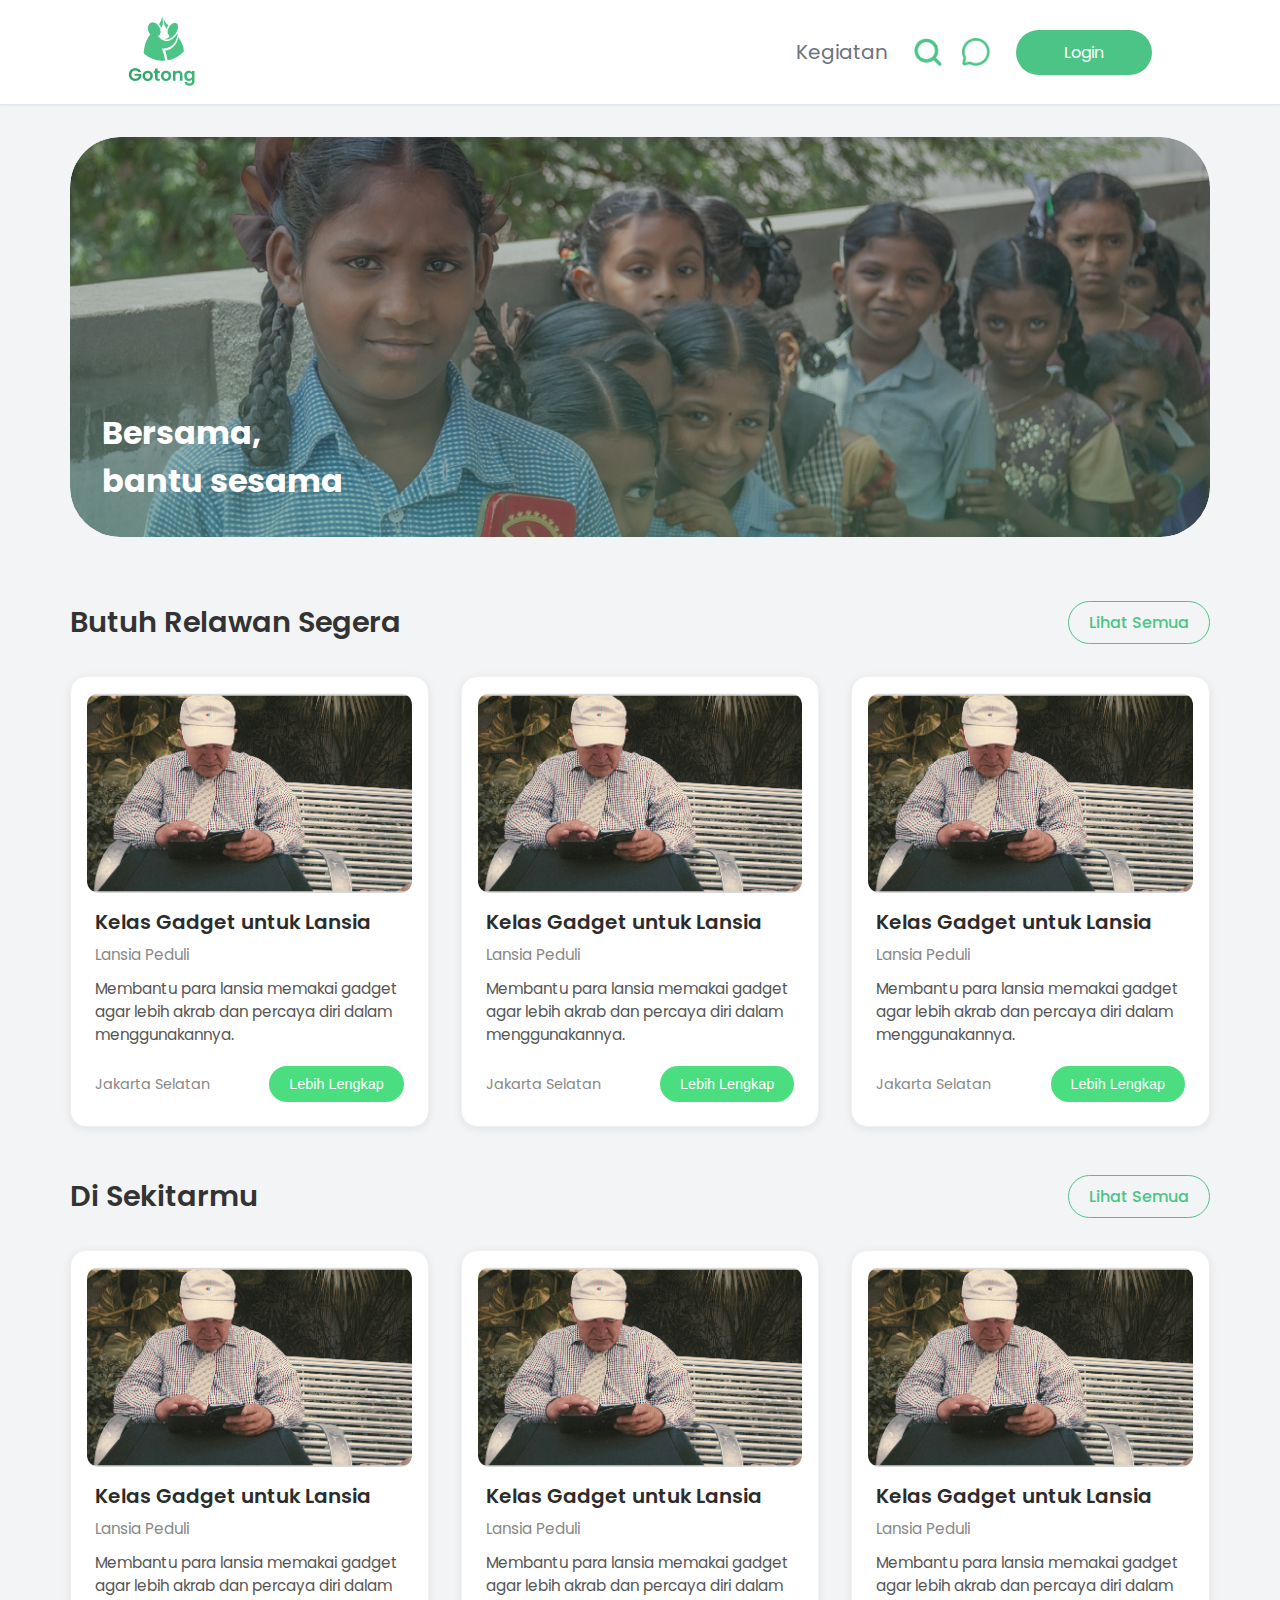
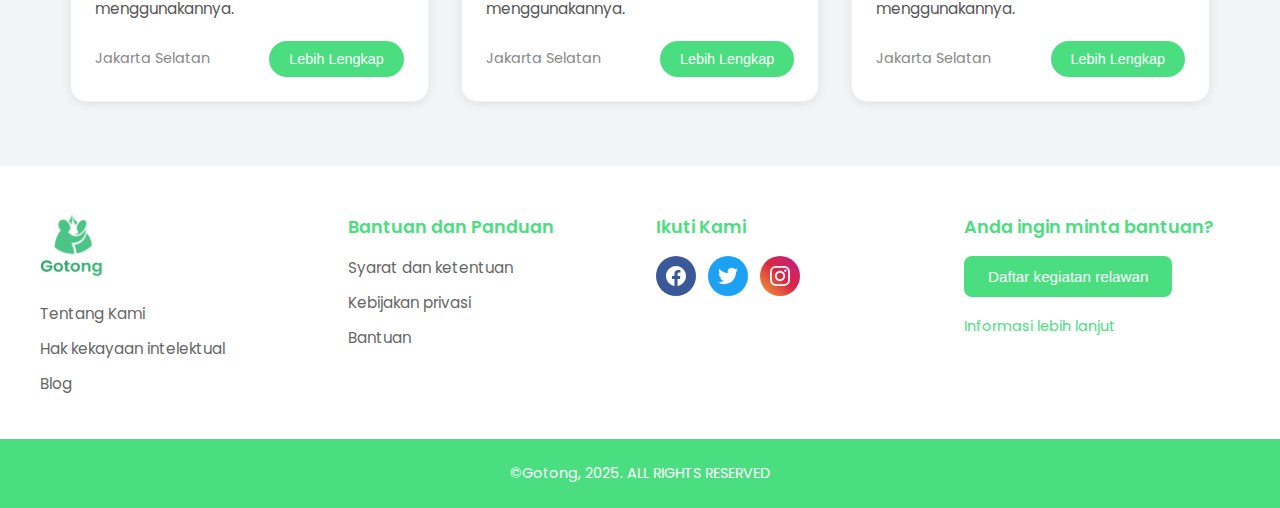
<file: index.html>
<!DOCTYPE html>
<html lang="en">
  <head>
    <meta charset="UTF-8" />
    <meta name="viewport" content="width=device-width, initial-scale=1.0" />
    <title>Home</title>
    <link rel="preconnect" href="https://fonts.googleapis.com" />
    <link rel="preconnect" href="https://fonts.gstatic.com" crossorigin />
    <link
      href="https://fonts.googleapis.com/css2?family=Poppins:ital,wght@0,300;0,400;0,500;0,600;0,700;0,800;0,900;1,300;1,400;1,500;1,600;1,700;1,800;1,900&display=swap"
      rel="stylesheet"
    />
    <link rel="stylesheet" href="./public/css/style.css" />
    <script src="./public/js/global.js"></script>
  </head>
  <body>
    <!-- Header Section -->
    <header class="header">
      <div class="container">
        <div class="contain-header">
          <div class="logo-section">
            <img src="/public/assets/logo.png" alt="Gotong" class="logo" />
          </div>
          <div class="right-section">
            <nav class="nav-section">
              <a href="/kegiatan.html" class="nav-item active">Kegiatan</a>
            </nav>
            <div class="buttons">
              <a href="/kegiatan.html" class="icon-button">
                <img
                  src="/public/assets/search.png"
                  alt="Search"
                  class="icon"
                />
              </a>

              <a href="/chat.html" class="icon-button">
                <img src="/public/assets/chat.png" alt="Chat" class="icon" />
              </a>
            </div>
            <a href="/login.html" class="login-header">Login</a>
          </div>
        </div>
      </div>
    </header>

    <!-- Hero Section -->
    <!-- <section class="hero-section">
      <div class="container">
        <div class="hero-content">
          <h1 class="hero-title">Bersama,</h1>
          <p class="hero-subtitle">bantu sesama</p>
        </div>
      </div>
    </section> -->

    <div class="slider-jumbotron">
      <div class="container">
        <div class="over-lay">
          <h1>
            Bersama,<br />
            bantu sesama
          </h1>
        </div>
        <section class="img-slider">
          <div class="slider-container">
            <div class="slide">
              <img src="./public/assets/hero.png" />
            </div>

            <div class="slide">
              <img src="./public/assets/hero.png" />
            </div>

            <div class="slide">
              <img src="./public/assets/hero.png" />
            </div>
          </div>
        </section>
      </div>
    </div>

    <!-- Main Content -->
    <main class="main-content">
      <!-- Butuh Relawan Segera Section -->
      <div class="container">
        <section class="section-container">
          <div class="section-header">
            <h2 class="section-title">Butuh Relawan Segera</h2>
            <a href="/kegiatan.html" class="view-more-link">Lihat Semua</a>
          </div>
          <div class="cards-grid">
            <a href="program-detail.html" class="card-item">
              <div class="card-image">
                <img
                  src="/public/assets/kelas-lansia.png"
                  alt="Kelas Gadget untuk Lansia"
                />
              </div>
              <div class="card-content">
                <h3 class="card-title">Kelas Gadget untuk Lansia</h3>
                <p class="card-subtitle">Lansia Peduli</p>
                <p class="card-description">
                  Membantu para lansia memakai gadget agar lebih akrab dan
                  percaya diri dalam menggunakannya.
                </p>
                <div class="card-footer">
                  <div class="card-location">
                    
                    <span>Jakarta Selatan</span>
                  </div>
                  <button class="donate-button">Lebih Lengkap</button>
                </div>
              </div>
            </a>
            <div class="card-item">
              <div class="card-image">
                <img
                  src="/public/assets/kelas-lansia.png"
                  alt="Kelas Gadget untuk Lansia"
                />
              </div>
              <div class="card-content">
                <h3 class="card-title">Kelas Gadget untuk Lansia</h3>
                <p class="card-subtitle">Lansia Peduli</p>
                <p class="card-description">
                  Membantu para lansia memakai gadget agar lebih akrab dan
                  percaya diri dalam menggunakannya.
                </p>
                <div class="card-footer">
                  <div class="card-location">
                    
                    <span>Jakarta Selatan</span>
                  </div>
                  <button class="donate-button">Lebih Lengkap</button>
                </div>
              </div>
            </div>
            <div class="card-item">
              <div class="card-image">
                <img
                  src="/public/assets/kelas-lansia.png"
                  alt="Kelas Gadget untuk Lansia"
                />
              </div>
              <div class="card-content">
                <h3 class="card-title">Kelas Gadget untuk Lansia</h3>
                <p class="card-subtitle">Lansia Peduli</p>
                <p class="card-description">
                  Membantu para lansia memakai gadget agar lebih akrab dan
                  percaya diri dalam menggunakannya.
                </p>
                <div class="card-footer">
                  <div class="card-location">
                    
                    <span>Jakarta Selatan</span>
                  </div>
                  <button class="donate-button">Lebih Lengkap</button>
                </div>
              </div>
            </div>
          </div>
        </section>

        <!-- Di Sekitarmu Section -->
        <section class="section-container">
          <div class="section-header">
            <h2 class="section-title">Di Sekitarmu</h2>
            <a href="#" class="view-more-link">Lihat Semua</a>
          </div>
          <div class="cards-grid">
            <div class="card-item">
              <div class="card-image">
                <img
                  src="/public/assets/kelas-lansia.png"
                  alt="Kelas Gadget untuk Lansia"
                />
              </div>
              <div class="card-content">
                <h3 class="card-title">Kelas Gadget untuk Lansia</h3>
                <p class="card-subtitle">Lansia Peduli</p>
                <p class="card-description">
                  Membantu para lansia memakai gadget agar lebih akrab dan
                  percaya diri dalam menggunakannya.
                </p>
                <div class="card-footer">
                  <div class="card-location">
                    
                    <span>Jakarta Selatan</span>
                  </div>
                  <button class="donate-button">Lebih Lengkap</button>
                </div>
              </div>
            </div>
            <div class="card-item">
              <div class="card-image">
                <img
                  src="/public/assets/kelas-lansia.png"
                  alt="Kelas Gadget untuk Lansia"
                />
              </div>
              <div class="card-content">
                <h3 class="card-title">Kelas Gadget untuk Lansia</h3>
                <p class="card-subtitle">Lansia Peduli</p>
                <p class="card-description">
                  Membantu para lansia memakai gadget agar lebih akrab dan
                  percaya diri dalam menggunakannya.
                </p>
                <div class="card-footer">
                  <div class="card-location">
                    
                    <span>Jakarta Selatan</span>
                  </div>
                  <button class="donate-button">Lebih Lengkap</button>
                </div>
              </div>
            </div>
            <div class="card-item">
              <div class="card-image">
                <img
                  src="/public/assets/kelas-lansia.png"
                  alt="Kelas Gadget untuk Lansia"
                />
              </div>
              <div class="card-content">
                <h3 class="card-title">Kelas Gadget untuk Lansia</h3>
                <p class="card-subtitle">Lansia Peduli</p>
                <p class="card-description">
                  Membantu para lansia memakai gadget agar lebih akrab dan
                  percaya diri dalam menggunakannya.
                </p>
                <div class="card-footer">
                  <div class="card-location">
                    
                    <span>Jakarta Selatan</span>
                  </div>
                  <button class="donate-button">Lebih Lengkap</button>
                </div>
              </div>
            </div>
          </div>
        </section>
      </div>
    </main>

    <!-- Footer Section -->
    <footer class="footer-section">
      <div class="footer-content">
        <div class="footer-column">
          <div class="footer-logo">
            <img
              src="./public/assets/logo.png"
              alt="Gotong Logo"
              class="logo-icon"
            />
          </div>
          <a href="#" class="footer-link">Tentang Kami</a>
          <a href="#" class="footer-link">Hak kekayaan intelektual</a>
          <a href="#" class="footer-link">Blog</a>
        </div>
        <div class="footer-column">
          <h3 class="footer-title">Bantuan dan Panduan</h3>
          <a href="#" class="footer-link">Syarat dan ketentuan</a>
          <a href="#" class="footer-link">Kebijakan privasi</a>
          <a href="#" class="footer-link">Bantuan</a>
        </div>
        <div class="footer-column">
          <h3 class="footer-title">Ikuti Kami</h3>
          <div class="social-links">
            <a href="#" class="social-link facebook">
              <svg class="social-icon" viewBox="0 0 24 24">
                <path
                  d="M24 12.073c0-6.627-5.373-12-12-12s-12 5.373-12 12c0 5.99 4.388 10.954 10.125 11.854v-8.385H7.078v-3.47h3.047V9.43c0-3.007 1.792-4.669 4.533-4.669 1.312 0 2.686.235 2.686.235v2.953H15.83c-1.491 0-1.956.925-1.956 1.874v2.25h3.328l-.532 3.47h-2.796v8.385C19.612 23.027 24 18.062 24 12.073z"
                />
              </svg>
            </a>
            <a href="#" class="social-link twitter">
              <svg class="social-icon" viewBox="0 0 24 24">
                <path
                  d="M23.953 4.57a10 10 0 01-2.825.775 4.958 4.958 0 002.163-2.723c-.951.555-2.005.959-3.127 1.184a4.92 4.92 0 00-8.384 4.482C7.69 8.095 4.067 6.13 1.64 3.162a4.822 4.822 0 00-.666 2.475c0 1.71.87 3.213 2.188 4.096a4.904 4.904 0 01-2.228-.616v.06a4.923 4.923 0 003.946 4.827 4.996 4.996 0 01-2.212.085 4.936 4.936 0 004.604 3.417 9.867 9.867 0 01-6.102 2.105c-.39 0-.779-.023-1.17-.067a13.995 13.995 0 007.557 2.209c9.053 0 13.998-7.496 13.998-13.985 0-.21 0-.42-.015-.63A9.935 9.935 0 0024 4.59z"
                />
              </svg>
            </a>
            <a href="#" class="social-link instagram">
              <svg class="social-icon" viewBox="0 0 24 24">
                <path
                  d="M12 2.163c3.204 0 3.584.012 4.85.07 3.252.148 4.771 1.691 4.919 4.919.058 1.265.069 1.645.069 4.849 0 3.205-.012 3.584-.069 4.849-.149 3.225-1.664 4.771-4.919 4.919-1.266.058-1.644.07-4.85.07-3.204 0-3.584-.012-4.849-.07-3.26-.149-4.771-1.699-4.919-4.92-.058-1.265-.07-1.644-.07-4.849 0-3.204.013-3.583.07-4.849.149-3.227 1.664-4.771 4.919-4.919 1.266-.057 1.645-.069 4.849-.069zm0-2.163c-3.259 0-3.667.014-4.947.072-4.358.2-6.78 2.618-6.98 6.98-.059 1.281-.073 1.689-.073 4.948 0 3.259.014 3.668.072 4.948.2 4.358 2.618 6.78 6.98 6.98 1.281.058 1.689.072 4.948.072 3.259 0 3.668-.014 4.948-.072 4.354-.2 6.782-2.618 6.979-6.98.059-1.28.073-1.689.073-4.948 0-3.259-.014-3.667-.072-4.947-.196-4.354-2.617-6.78-6.979-6.98-1.281-.059-1.69-.073-4.949-.073zm0 5.838c-3.403 0-6.162 2.759-6.162 6.162s2.759 6.163 6.162 6.163 6.162-2.759 6.162-6.163c0-3.403-2.759-6.162-6.162-6.162zm0 10.162c-2.209 0-4-1.79-4-4 0-2.209 1.791-4 4-4s4 1.791 4 4c0 2.21-1.791 4-4 4zm6.406-11.845c-.796 0-1.441.645-1.441 1.44s.645 1.44 1.441 1.44c.795 0 1.439-.645 1.439-1.44s-.644-1.44-1.439-1.44z"
                />
              </svg>
            </a>
          </div>
        </div>
        <div class="footer-column">
          <h3 class="footer-title">Anda ingin minta bantuan?</h3>
          <button class="cta-button">Daftar kegiatan relawan</button>
          <a href="#" class="info-link">Informasi lebih lanjut</a>
        </div>
      </div>
      <div class="footer-bottom">
        <p>©Gotong, 2025. ALL RIGHTS RESERVED</p>
      </div>
    </footer>
  </body>
</html>
</file>
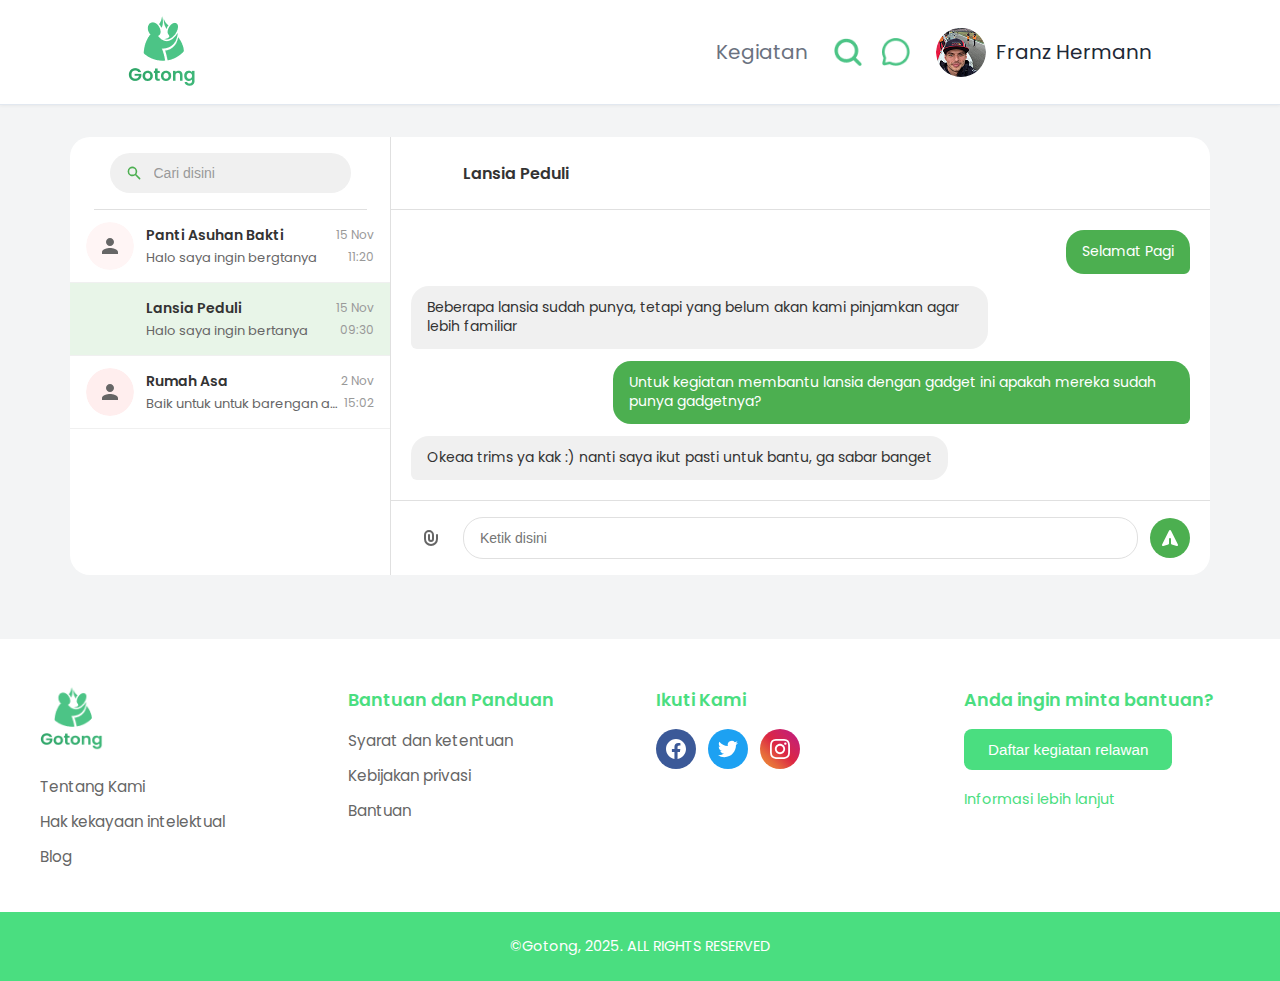
<file: chat.html>
<!DOCTYPE html>
<html lang="en">
  <head>
    <meta charset="UTF-8" />
    <meta name="viewport" content="width=device-width, initial-scale=1.0" />
    <title>Chat</title>
    <link rel="preconnect" href="https://fonts.googleapis.com" />
    <link rel="preconnect" href="https://fonts.gstatic.com" crossorigin />
    <link
      href="https://fonts.googleapis.com/css2?family=Poppins:ital,wght@0,300;0,400;0,500;0,600;0,700;0,800;0,900;1,300;1,400;1,500;1,600;1,700;1,800;1,900&display=swap"
      rel="stylesheet"
    />
    <link rel="stylesheet" href="./public/css/style.css" />
    <script src="./public/js/global.js"></script>
  </head>
  <body>
    <!-- Header Section -->
    <header class="header">
      <div class="container">
        <div class="contain-header">
          <div class="logo-section">
            <img src="/public/assets/logo.png" alt="Gotong" class="logo" />
          </div>
          <div class="right-section">
            <nav class="nav-section">
              <a href="/kegiatan.html" class="nav-item active">Kegiatan</a>
            </nav>
            <div class="buttons">
              <a href="/kegiatan.html" class="icon-button">
                <img
                  src="/public/assets/search.png"
                  alt="Search"
                  class="icon"
                />
              </a>

              <a href="/chat.html" class="icon-button">
                <img src="/public/assets/chat.png" alt="Chat" class="icon" />
              </a>
            </div>
            <a class="user-profile" href="#">
              <img
                src="/public/assets/franz.png"
                alt="Franz Hermann"
                class="user-avatar"
              />
              <span class="user-name">Franz Hermann</span>
            </a>
          </div>
        </div>
      </div>
    </header>

    <section class="chat-section">
      <div class="container">
        <div class="chat-box">
          <div class="sidebar">
            <div class="search-container">
              <div class="search-box">
                <svg
                  class="search-icon"
                  fill="currentColor"
                  viewBox="0 0 20 20"
                >
                  <path
                    fill-rule="evenodd"
                    d="M8 4a4 4 0 100 8 4 4 0 000-8zM2 8a6 6 0 1110.89 3.476l4.817 4.817a1 1 0 01-1.414 1.414l-4.816-4.816A6 6 0 012 8z"
                    clip-rule="evenodd"
                  ></path>
                </svg>
                <input
                  type="text"
                  class="search-input"
                  placeholder="Cari disini"
                />
              </div>
            </div>

            <div class="contacts-list">
              <div class="contact-item">
                <div
                  class="avatar"
                  style="
                    background-image: url('[data-uri]');
                  "
                ></div>
                <div class="contact-info">
                  <div class="contact-name">Panti Asuhan Bakti</div>
                  <div class="contact-message">Halo saya ingin bergtanya</div>
                </div>
                <div class="contact-meta">
                  <div class="contact-time">15 Nov</div>
                  <div>11:20</div>
                </div>
              </div>

              <div class="contact-item active">
                <div
                  class="avatar"
                  style="
                    background-image: url('[data-uri]');
                  "
                ></div>
                <div class="contact-info">
                  <div class="contact-name">Lansia Peduli</div>
                  <div class="contact-message">Halo saya ingin bertanya</div>
                </div>
                <div class="contact-meta">
                  <div class="contact-time">15 Nov</div>
                  <div>09:30</div>
                </div>
              </div>

              <div class="contact-item">
                <div
                  class="avatar"
                  style="
                    background-image: url('[data-uri]');
                  "
                ></div>
                <div class="contact-info">
                  <div class="contact-name">Rumah Asa</div>
                  <div class="contact-message">
                    Baik untuk untuk barengan atau individu...
                  </div>
                </div>
                <div class="contact-meta">
                  <div class="contact-time">2 Nov</div>
                  <div>15:02</div>
                </div>
              </div>
            </div>
          </div>

          <div class="main-chat">
            <div class="chat-header">
              <div
                class="chat-avatar"
                style="
                  background-image: url('[data-uri]');
                "
              ></div>
              <div class="chat-name">Lansia Peduli</div>
            </div>

            <div class="chat-messages">
              <div class="message sent">Selamat Pagi</div>
              <div class="message received">
                Beberapa lansia sudah punya, tetapi yang belum akan kami
                pinjamkan agar lebih familiar
              </div>
              <div class="message sent">
                Untuk kegiatan membantu lansia dengan gadget ini apakah mereka
                sudah punya gadgetnya?
              </div>
              <div class="message received">
                Okeaa trims ya kak :) nanti saya ikut pasti untuk bantu, ga
                sabar banget
              </div>
            </div>

            <div class="message-input-container">
              <button class="attach-button">
                <svg width="20" height="20" fill="#666" viewBox="0 0 20 20">
                  <path
                    fill-rule="evenodd"
                    d="M8 4a3 3 0 00-3 3v4a5 5 0 0010 0V7a1 1 0 112 0v4a7 7 0 11-14 0V7a5 5 0 1110 0v4a3 3 0 11-6 0V7a1 1 0 012 0v4a1 1 0 102 0V7a3 3 0 00-3-3z"
                    clip-rule="evenodd"
                  ></path>
                </svg>
              </button>
              <input
                type="text"
                class="message-input"
                placeholder="Ketik disini"
              />
              <button class="send-button">
                <svg width="20" height="20" fill="white" viewBox="0 0 20 20">
                  <path
                    d="M10.894 2.553a1 1 0 00-1.788 0l-7 14a1 1 0 001.169 1.409l5-1.429A1 1 0 009 15.571V11a1 1 0 112 0v4.571a1 1 0 00.725.962l5 1.428a1 1 0 001.17-1.408l-7-14z"
                  ></path>
                </svg>
              </button>
            </div>
          </div>
        </div>
      </div>
    </section>

    <!-- Footer Section -->
    <footer class="footer-section">
      <div class="footer-content">
        <div class="footer-column">
          <div class="footer-logo">
            <img
              src="./public/assets/logo.png"
              alt="Gotong Logo"
              class="logo-icon"
            />
          </div>
          <a href="#" class="footer-link">Tentang Kami</a>
          <a href="#" class="footer-link">Hak kekayaan intelektual</a>
          <a href="#" class="footer-link">Blog</a>
        </div>
        <div class="footer-column">
          <h3 class="footer-title">Bantuan dan Panduan</h3>
          <a href="#" class="footer-link">Syarat dan ketentuan</a>
          <a href="#" class="footer-link">Kebijakan privasi</a>
          <a href="#" class="footer-link">Bantuan</a>
        </div>
        <div class="footer-column">
          <h3 class="footer-title">Ikuti Kami</h3>
          <div class="social-links">
            <a href="#" class="social-link facebook">
              <svg class="social-icon" viewBox="0 0 24 24">
                <path
                  d="M24 12.073c0-6.627-5.373-12-12-12s-12 5.373-12 12c0 5.99 4.388 10.954 10.125 11.854v-8.385H7.078v-3.47h3.047V9.43c0-3.007 1.792-4.669 4.533-4.669 1.312 0 2.686.235 2.686.235v2.953H15.83c-1.491 0-1.956.925-1.956 1.874v2.25h3.328l-.532 3.47h-2.796v8.385C19.612 23.027 24 18.062 24 12.073z"
                />
              </svg>
            </a>
            <a href="#" class="social-link twitter">
              <svg class="social-icon" viewBox="0 0 24 24">
                <path
                  d="M23.953 4.57a10 10 0 01-2.825.775 4.958 4.958 0 002.163-2.723c-.951.555-2.005.959-3.127 1.184a4.92 4.92 0 00-8.384 4.482C7.69 8.095 4.067 6.13 1.64 3.162a4.822 4.822 0 00-.666 2.475c0 1.71.87 3.213 2.188 4.096a4.904 4.904 0 01-2.228-.616v.06a4.923 4.923 0 003.946 4.827 4.996 4.996 0 01-2.212.085 4.936 4.936 0 004.604 3.417 9.867 9.867 0 01-6.102 2.105c-.39 0-.779-.023-1.17-.067a13.995 13.995 0 007.557 2.209c9.053 0 13.998-7.496 13.998-13.985 0-.21 0-.42-.015-.63A9.935 9.935 0 0024 4.59z"
                />
              </svg>
            </a>
            <a href="#" class="social-link instagram">
              <svg class="social-icon" viewBox="0 0 24 24">
                <path
                  d="M12 2.163c3.204 0 3.584.012 4.85.07 3.252.148 4.771 1.691 4.919 4.919.058 1.265.069 1.645.069 4.849 0 3.205-.012 3.584-.069 4.849-.149 3.225-1.664 4.771-4.919 4.919-1.266.058-1.644.07-4.85.07-3.204 0-3.584-.012-4.849-.07-3.26-.149-4.771-1.699-4.919-4.92-.058-1.265-.07-1.644-.07-4.849 0-3.204.013-3.583.07-4.849.149-3.227 1.664-4.771 4.919-4.919 1.266-.057 1.645-.069 4.849-.069zm0-2.163c-3.259 0-3.667.014-4.947.072-4.358.2-6.78 2.618-6.98 6.98-.059 1.281-.073 1.689-.073 4.948 0 3.259.014 3.668.072 4.948.2 4.358 2.618 6.78 6.98 6.98 1.281.058 1.689.072 4.948.072 3.259 0 3.668-.014 4.948-.072 4.354-.2 6.782-2.618 6.979-6.98.059-1.28.073-1.689.073-4.948 0-3.259-.014-3.667-.072-4.947-.196-4.354-2.617-6.78-6.979-6.98-1.281-.059-1.69-.073-4.949-.073zm0 5.838c-3.403 0-6.162 2.759-6.162 6.162s2.759 6.163 6.162 6.163 6.162-2.759 6.162-6.163c0-3.403-2.759-6.162-6.162-6.162zm0 10.162c-2.209 0-4-1.79-4-4 0-2.209 1.791-4 4-4s4 1.791 4 4c0 2.21-1.791 4-4 4zm6.406-11.845c-.796 0-1.441.645-1.441 1.44s.645 1.44 1.441 1.44c.795 0 1.439-.645 1.439-1.44s-.644-1.44-1.439-1.44z"
                />
              </svg>
            </a>
          </div>
        </div>
        <div class="footer-column">
          <h3 class="footer-title">Anda ingin minta bantuan?</h3>
          <button class="cta-button">Daftar kegiatan relawan</button>
          <a href="#" class="info-link">Informasi lebih lanjut</a>
        </div>
      </div>
      <div class="footer-bottom">
        <p>©Gotong, 2025. ALL RIGHTS RESERVED</p>
      </div>
    </footer>
  </body>
</html>
</file>
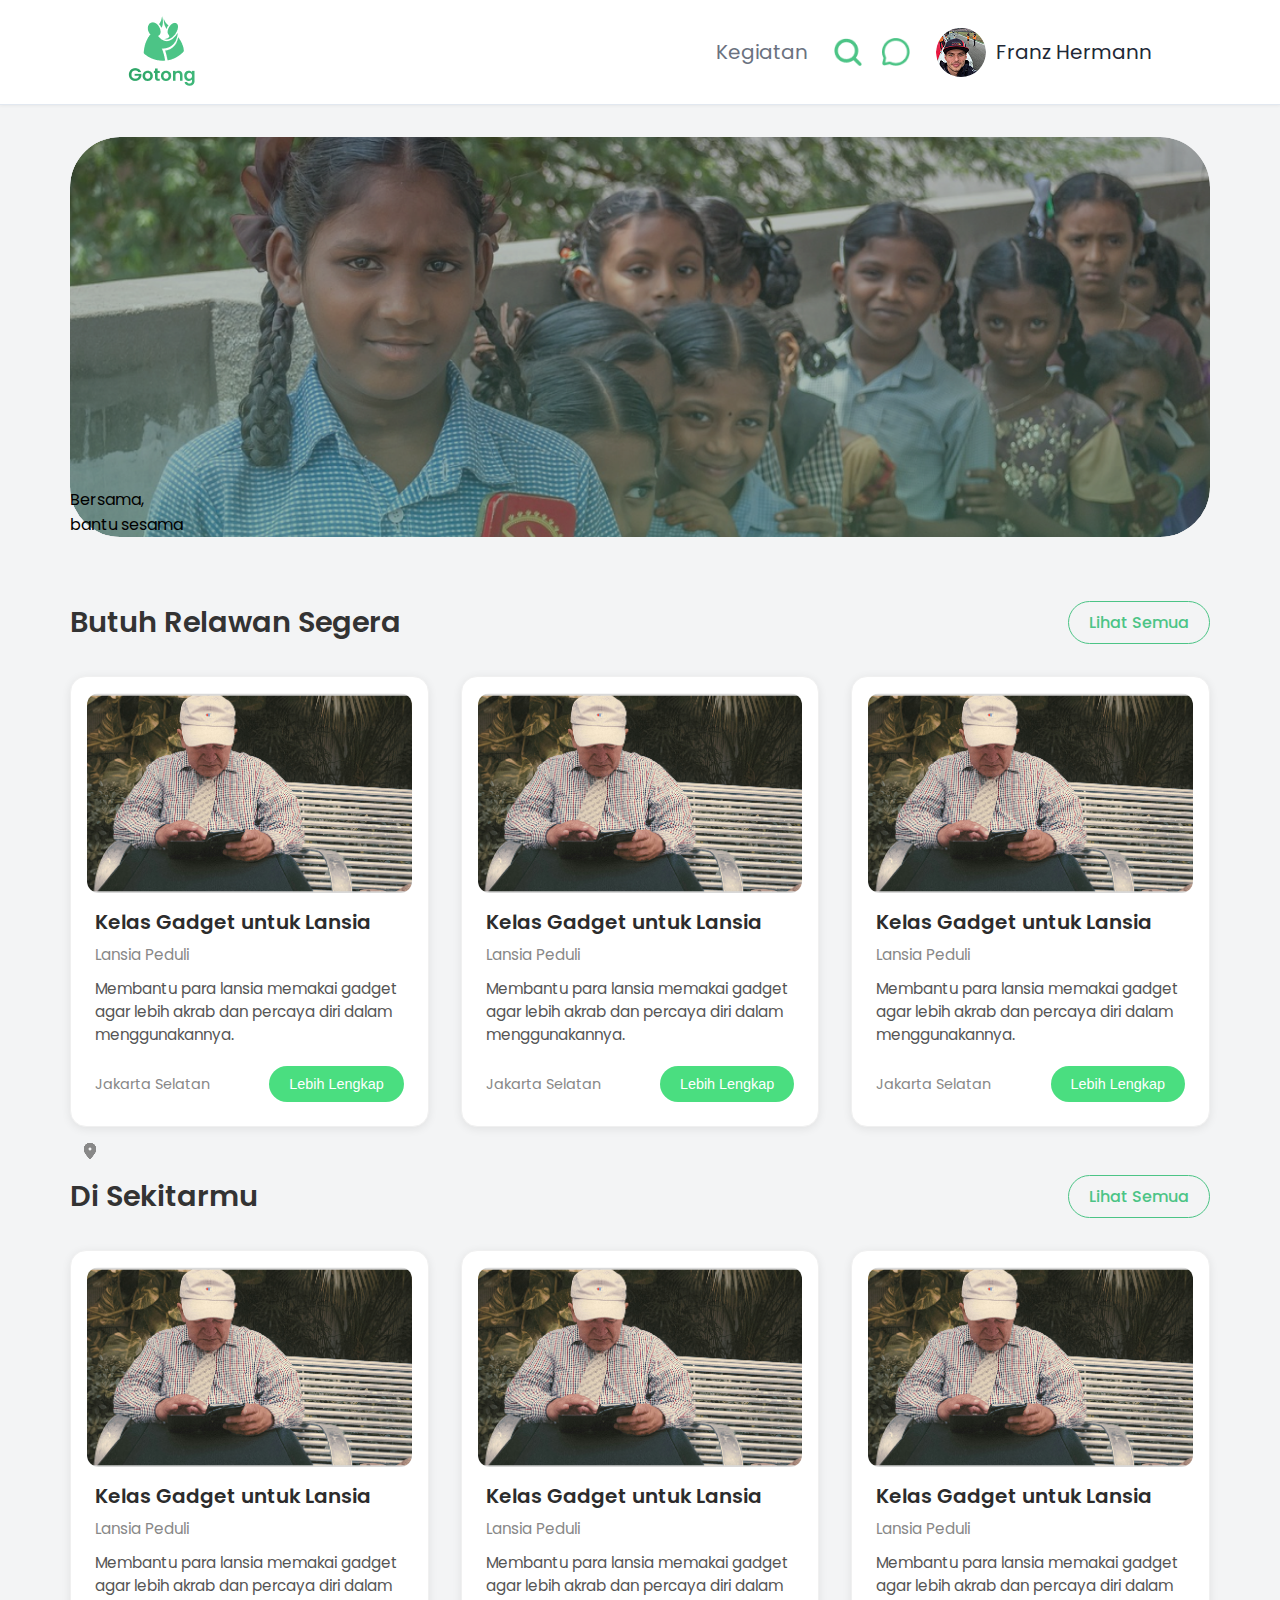
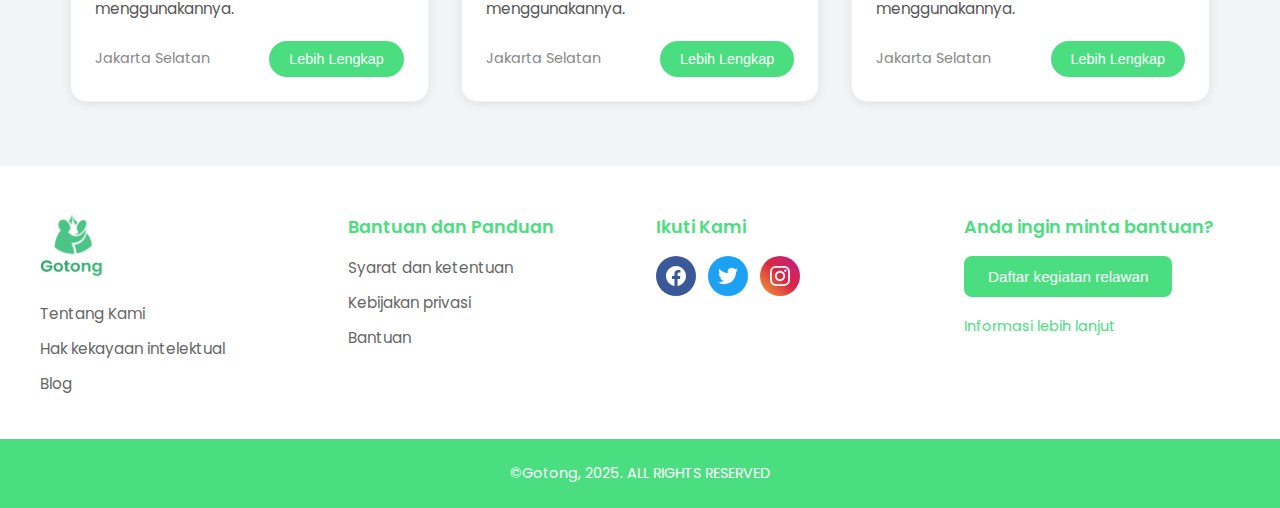
<file: home-registered.html>
<!DOCTYPE html>
<html lang="en">
  <head>
    <meta charset="UTF-8" />
    <meta name="viewport" content="width=device-width, initial-scale=1.0" />
    <title>Home Registered</title>
    <link rel="preconnect" href="https://fonts.googleapis.com" />
    <link rel="preconnect" href="https://fonts.gstatic.com" crossorigin />
    <link
      href="https://fonts.googleapis.com/css2?family=Poppins:ital,wght@0,300;0,400;0,500;0,600;0,700;0,800;0,900;1,300;1,400;1,500;1,600;1,700;1,800;1,900&display=swap"
      rel="stylesheet"
    />
    <link rel="stylesheet" href="./public/css/style.css" />
    <script src="./public/js/global.js"></script>
  </head>
  <body>
    <!-- Header Section -->
    <header class="header">
      <div class="container">
        <div class="contain-header">
          <div class="logo-section">
            <img src="/public/assets/logo.png" alt="Gotong" class="logo" />
          </div>
          <div class="right-section">
            <nav class="nav-section">
              <a href="/kegiatan.html" class="nav-item active">Kegiatan</a>
            </nav>
            <div class="buttons">
              <a href="/kegiatan.html" class="icon-button">
                <img
                  src="/public/assets/search.png"
                  alt="Search"
                  class="icon"
                />
              </a>

              <a href="/chat.html" class="icon-button">
                <img src="/public/assets/chat.png" alt="Chat" class="icon" />
              </a>
            </div>
            <!-- <a href="/login.html">Login</a> -->
            <a class="user-profile" href="profile.html">
              <img
                src="/public/assets/franz.png"
                alt="Franz Hermann"
                class="user-avatar"
              />
              <span class="user-name">Franz Hermann</span>
            </a>
          </div>
        </div>
      </div>
    </header>

    <!-- Hero Section -->
    <!-- <section class="hero-section">
      <div class="container">
        <div class="hero-content">
          <h1 class="hero-title">Bersama,</h1>
          <p class="hero-subtitle">bantu sesama</p>
        </div>
      </div>
    </section> -->
    <div class="slider-jumbotron">
      <div class="container">
        <div class="over-lay">
          <h1></h1>
            Bersama,<br />
            bantu sesama
          </h1>
        </div>
        <section class="img-slider">
          <div class="slider-container">
            <div class="slide">
              <img src="./public/assets/hero.png" />
            </div>

            <div class="slide">
              <img src="./public/assets/hero.png" />
            </div>

            <div class="slide">
              <img src="./public/assets/hero.png" />
            </div>
          </div>
        </section>
      </div>
    </div>

    <!-- Main Content -->
    <main class="main-content">
      <!-- Butuh Relawan Segera Section -->
      <div class="container">
        <section class="section-container">
          <div class="section-header">
            <h2 class="section-title">Butuh Relawan Segera</h2>
            <a href="/kegiatan.html" class="view-more-link">Lihat Semua</a>
          </div>
          <div class="cards-grid">
            <a href="program-detail.html" class="card-item">
              <div class="card-image">
                <img
                  src="/public/assets/kelas-lansia.png"
                  alt="Kelas Gadget untuk Lansia"
                />
              </div>
              <div class="card-content">
                <h3 class="card-title">Kelas Gadget untuk Lansia</h3>
                <p class="card-subtitle">Lansia Peduli</p>
                <p class="card-description">
                  Membantu para lansia memakai gadget agar lebih akrab dan
                  percaya diri dalam menggunakannya.
                </p>
                <div class="card-footer">
                  <div class="card-location">
                    <svg class="location-icon" viewBox="0 0 16 16">
                      <path
                        d="M8 16s6-5.686 6-10A6 6 0 0 0 2 6c0 4.314 6 10 6 10zM8 4a2 2 0 1 1 0 4 2 2 0 0 1 0-4z"
                      />
                    </svg>
                    <span>Jakarta Selatan</span>
                  </div>
                  <button class="donate-button">Lebih Lengkap</button>
                </div>
              </div>
            </a>
            <div class="card-item">
              <div class="card-image">
                <img
                  src="/public/assets/kelas-lansia.png"
                  alt="Kelas Gadget untuk Lansia"
                />
              </div>
              <div class="card-content">
                <h3 class="card-title">Kelas Gadget untuk Lansia</h3>
                <p class="card-subtitle">Lansia Peduli</p>
                <p class="card-description">
                  Membantu para lansia memakai gadget agar lebih akrab dan
                  percaya diri dalam menggunakannya.
                </p>
                <div class="card-footer">
                  <div class="card-location">
                    <svg class="location-icon" viewBox="0 0 16 16">
                      <path
                        d="M8 16s6-5.686 6-10A6 6 0 0 0 2 6c0 4.314 6 10 6 10zM8 4a2 2 0 1 1 0 4 2 2 0 0 1 0-4z"
                      />
                    </svg>
                    <span>Jakarta Selatan</span>
                  </div>
                  <button class="donate-button">Lebih Lengkap</button>
                </div>
              </div>
            </div>
            <div class="card-item">
              <div class="card-image">
                <img
                  src="/public/assets/kelas-lansia.png"
                  alt="Kelas Gadget untuk Lansia"
                />
              </div>
              <div class="card-content">
                <h3 class="card-title">Kelas Gadget untuk Lansia</h3>
                <p class="card-subtitle">Lansia Peduli</p>
                <p class="card-description">
                  Membantu para lansia memakai gadget agar lebih akrab dan
                  percaya diri dalam menggunakannya.
                </p>
                <div class="card-footer">
                  <div class="card-location">
                    <svg class="location-icon" viewBox="0 0 16 16">
                      <path
                        d="M8 16s6-5.686 6-10A6 6 0 0 0 2 6c0 4.314 6 10 6 10zM8 4a2 2 0 1 1 0 4 2 2 0 0 1 0-4z"
                      />
                    </svg>
                    <span>Jakarta Selatan</span>
                  </div>
                  <button class="donate-button">Lebih Lengkap</button>
                </div>
              </div>
            </div>
          </div>
        </section>

        <!-- Di Sekitarmu Section -->
        <section class="section-container">
          <div class="section-header">
            <h2 class="section-title">Di Sekitarmu</h2>
            <a href="#" class="view-more-link">Lihat Semua</a>
          </div>
          <div class="cards-grid">
            <div class="card-item">
              <div class="card-image">
                <img
                  src="/public/assets/kelas-lansia.png"
                  alt="Kelas Gadget untuk Lansia"
                />
              </div>
              <div class="card-content">
                <h3 class="card-title">Kelas Gadget untuk Lansia</h3>
                <p class="card-subtitle">Lansia Peduli</p>
                <p class="card-description">
                  Membantu para lansia memakai gadget agar lebih akrab dan
                  percaya diri dalam menggunakannya.
                </p>
                <div class="card-footer">
                  <div class="card-location">
                    <svg class="location-icon" viewBox="0 0 16 16">
                      <path
                        d="M8 16s6-5.686 6-10A6 6 0 0 0 2 6c0 4.314 6 10 6 10zM8 4a2 2 0 1 1 0 4 2 2 0 0 1 0-4z"
                      />
                    </svg>
                    <span>Jakarta Selatan</span>
                  </div>
                  <button class="donate-button">Lebih Lengkap</button>
                </div>
              </div>
            </div>
            <div class="card-item">
              <div class="card-image">
                <img
                  src="/public/assets/kelas-lansia.png"
                  alt="Kelas Gadget untuk Lansia"
                />
              </div>
              <div class="card-content">
                <h3 class="card-title">Kelas Gadget untuk Lansia</h3>
                <p class="card-subtitle">Lansia Peduli</p>
                <p class="card-description">
                  Membantu para lansia memakai gadget agar lebih akrab dan
                  percaya diri dalam menggunakannya.
                </p>
                <div class="card-footer">
                  <div class="card-location">
                    <svg class="location-icon" viewBox="0 0 16 16">
                      <path
                        d="M8 16s6-5.686 6-10A6 6 0 0 0 2 6c0 4.314 6 10 6 10zM8 4a2 2 0 1 1 0 4 2 2 0 0 1 0-4z"
                      />
                    </svg>
                    <span>Jakarta Selatan</span>
                  </div>
                  <button class="donate-button">Lebih Lengkap</button>
                </div>
              </div>
            </div>
            <div class="card-item">
              <div class="card-image">
                <img
                  src="/public/assets/kelas-lansia.png"
                  alt="Kelas Gadget untuk Lansia"
                />
              </div>
              <div class="card-content">
                <h3 class="card-title">Kelas Gadget untuk Lansia</h3>
                <p class="card-subtitle">Lansia Peduli</p>
                <p class="card-description">
                  Membantu para lansia memakai gadget agar lebih akrab dan
                  percaya diri dalam menggunakannya.
                </p>
                <div class="card-footer">
                  <div class="card-location">
                    <svg class="location-icon" viewBox="0 0 16 16">
                      <path
                        d="M8 16s6-5.686 6-10A6 6 0 0 0 2 6c0 4.314 6 10 6 10zM8 4a2 2 0 1 1 0 4 2 2 0 0 1 0-4z"
                      />
                    </svg>
                    <span>Jakarta Selatan</span>
                  </div>
                  <button class="donate-button">Lebih Lengkap</button>
                </div>
              </div>
            </div>
          </div>
        </section>
      </div>
    </main>

    <!-- Footer Section -->
    <footer class="footer-section">
      <div class="footer-content">
        <div class="footer-column">
          <div class="footer-logo">
            <img
              src="./public/assets/logo.png"
              alt="Gotong Logo"
              class="logo-icon"
            />
          </div>
          <a href="#" class="footer-link">Tentang Kami</a>
          <a href="#" class="footer-link">Hak kekayaan intelektual</a>
          <a href="#" class="footer-link">Blog</a>
        </div>
        <div class="footer-column">
          <h3 class="footer-title">Bantuan dan Panduan</h3>
          <a href="#" class="footer-link">Syarat dan ketentuan</a>
          <a href="#" class="footer-link">Kebijakan privasi</a>
          <a href="#" class="footer-link">Bantuan</a>
        </div>
        <div class="footer-column">
          <h3 class="footer-title">Ikuti Kami</h3>
          <div class="social-links">
            <a href="#" class="social-link facebook">
              <svg class="social-icon" viewBox="0 0 24 24">
                <path
                  d="M24 12.073c0-6.627-5.373-12-12-12s-12 5.373-12 12c0 5.99 4.388 10.954 10.125 11.854v-8.385H7.078v-3.47h3.047V9.43c0-3.007 1.792-4.669 4.533-4.669 1.312 0 2.686.235 2.686.235v2.953H15.83c-1.491 0-1.956.925-1.956 1.874v2.25h3.328l-.532 3.47h-2.796v8.385C19.612 23.027 24 18.062 24 12.073z"
                />
              </svg>
            </a>
            <a href="#" class="social-link twitter">
              <svg class="social-icon" viewBox="0 0 24 24">
                <path
                  d="M23.953 4.57a10 10 0 01-2.825.775 4.958 4.958 0 002.163-2.723c-.951.555-2.005.959-3.127 1.184a4.92 4.92 0 00-8.384 4.482C7.69 8.095 4.067 6.13 1.64 3.162a4.822 4.822 0 00-.666 2.475c0 1.71.87 3.213 2.188 4.096a4.904 4.904 0 01-2.228-.616v.06a4.923 4.923 0 003.946 4.827 4.996 4.996 0 01-2.212.085 4.936 4.936 0 004.604 3.417 9.867 9.867 0 01-6.102 2.105c-.39 0-.779-.023-1.17-.067a13.995 13.995 0 007.557 2.209c9.053 0 13.998-7.496 13.998-13.985 0-.21 0-.42-.015-.63A9.935 9.935 0 0024 4.59z"
                />
              </svg>
            </a>
            <a href="#" class="social-link instagram">
              <svg class="social-icon" viewBox="0 0 24 24">
                <path
                  d="M12 2.163c3.204 0 3.584.012 4.85.07 3.252.148 4.771 1.691 4.919 4.919.058 1.265.069 1.645.069 4.849 0 3.205-.012 3.584-.069 4.849-.149 3.225-1.664 4.771-4.919 4.919-1.266.058-1.644.07-4.85.07-3.204 0-3.584-.012-4.849-.07-3.26-.149-4.771-1.699-4.919-4.92-.058-1.265-.07-1.644-.07-4.849 0-3.204.013-3.583.07-4.849.149-3.227 1.664-4.771 4.919-4.919 1.266-.057 1.645-.069 4.849-.069zm0-2.163c-3.259 0-3.667.014-4.947.072-4.358.2-6.78 2.618-6.98 6.98-.059 1.281-.073 1.689-.073 4.948 0 3.259.014 3.668.072 4.948.2 4.358 2.618 6.78 6.98 6.98 1.281.058 1.689.072 4.948.072 3.259 0 3.668-.014 4.948-.072 4.354-.2 6.782-2.618 6.979-6.98.059-1.28.073-1.689.073-4.948 0-3.259-.014-3.667-.072-4.947-.196-4.354-2.617-6.78-6.979-6.98-1.281-.059-1.69-.073-4.949-.073zm0 5.838c-3.403 0-6.162 2.759-6.162 6.162s2.759 6.163 6.162 6.163 6.162-2.759 6.162-6.163c0-3.403-2.759-6.162-6.162-6.162zm0 10.162c-2.209 0-4-1.79-4-4 0-2.209 1.791-4 4-4s4 1.791 4 4c0 2.21-1.791 4-4 4zm6.406-11.845c-.796 0-1.441.645-1.441 1.44s.645 1.44 1.441 1.44c.795 0 1.439-.645 1.439-1.44s-.644-1.44-1.439-1.44z"
                />
              </svg>
            </a>
          </div>
        </div>
        <div class="footer-column">
          <h3 class="footer-title">Anda ingin minta bantuan?</h3>
          <button class="cta-button">Daftar kegiatan relawan</button>
          <a href="#" class="info-link">Informasi lebih lanjut</a>
        </div>
      </div>
      <div class="footer-bottom">
        <p>©Gotong, 2025. ALL RIGHTS RESERVED</p>
      </div>
    </footer>
  </body>
</html>
</file>
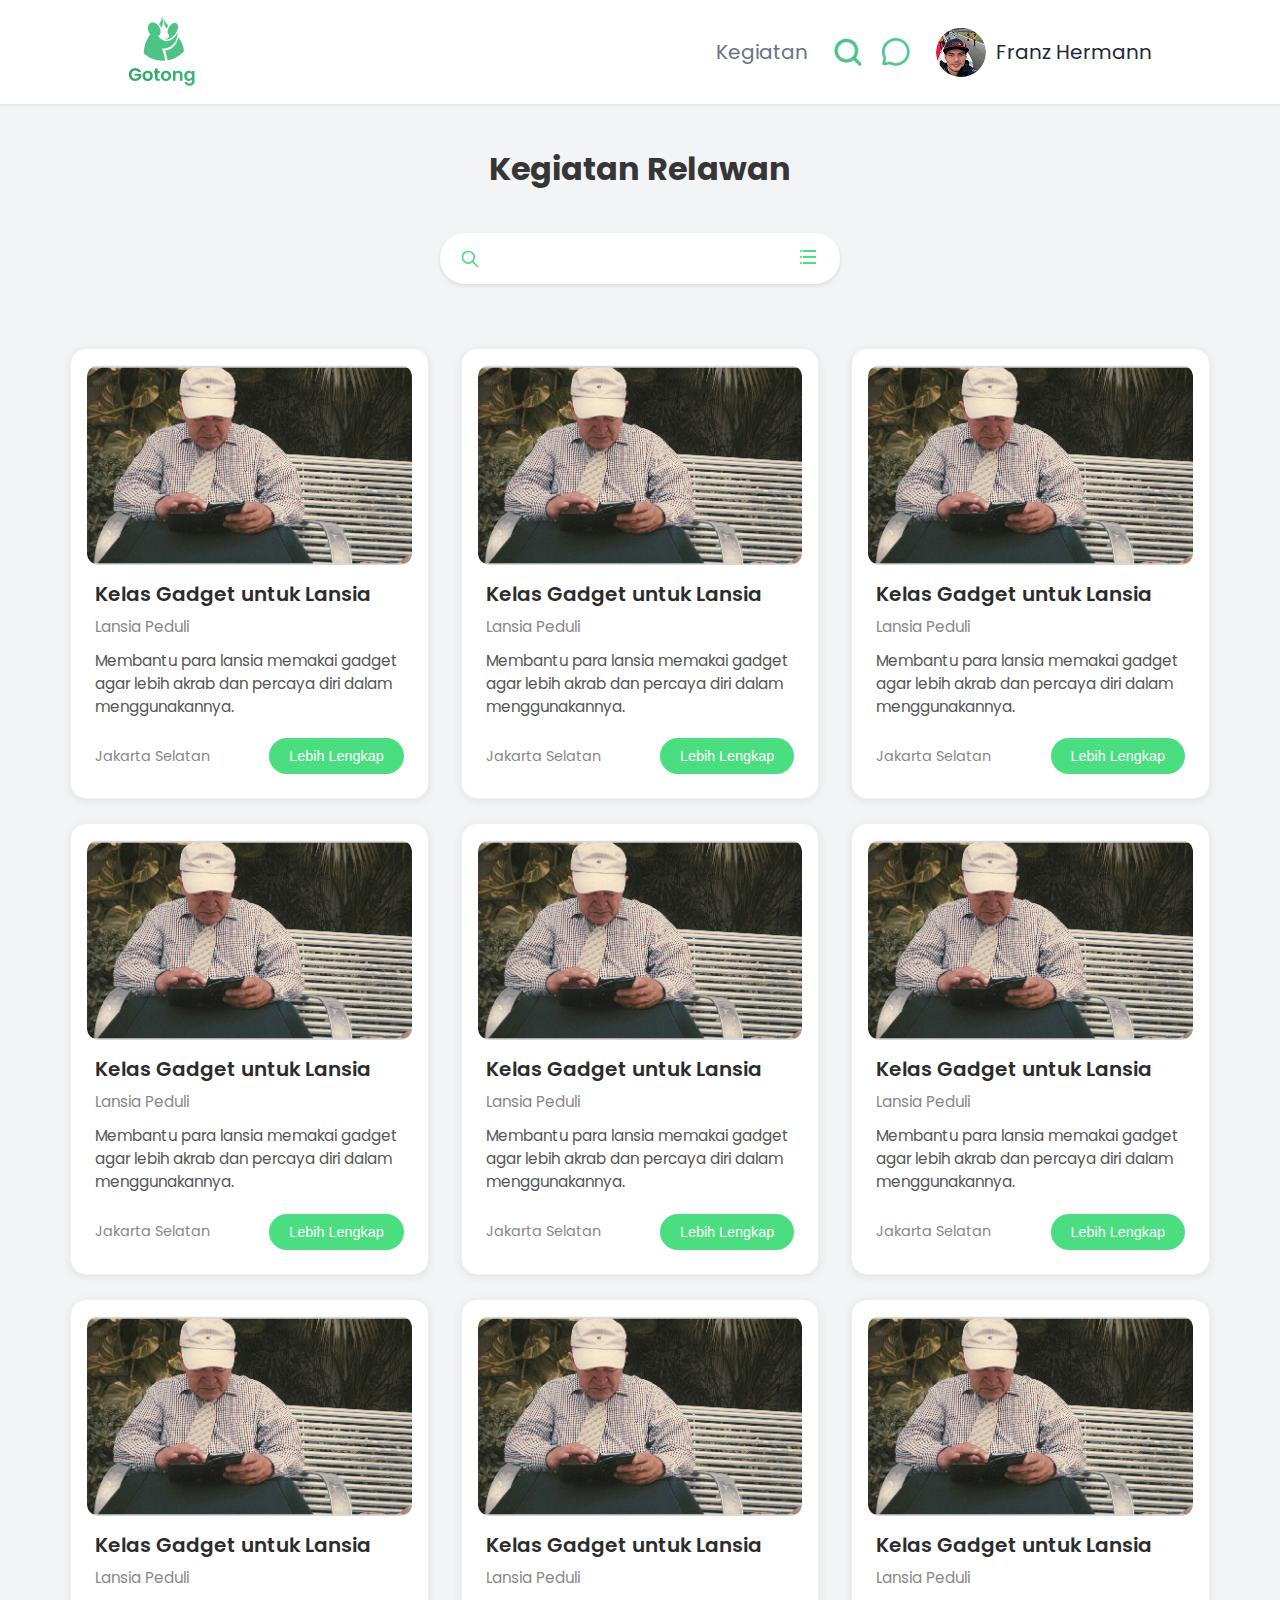
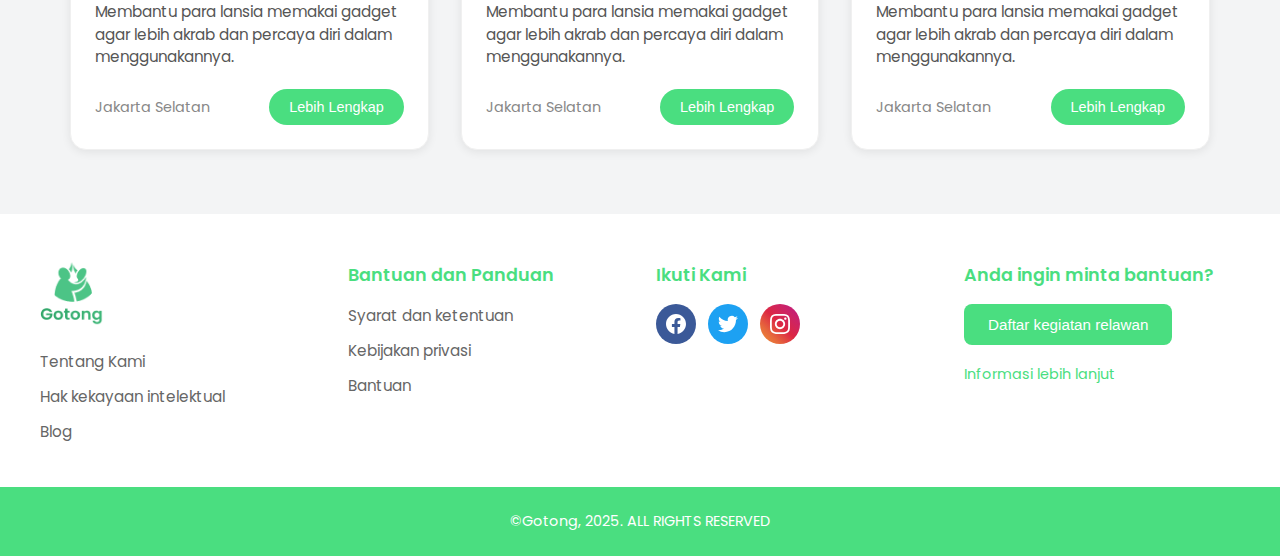
<file: kegiatan.html>
<!DOCTYPE html>
<html lang="en">
  <head>
    <meta charset="UTF-8" />
    <meta name="viewport" content="width=device-width, initial-scale=1.0" />
    <title>Kegiatan</title>
    <link rel="preconnect" href="https://fonts.googleapis.com" />
    <link rel="preconnect" href="https://fonts.gstatic.com" crossorigin />
    <link
      href="https://fonts.googleapis.com/css2?family=Poppins:ital,wght@0,300;0,400;0,500;0,600;0,700;0,800;0,900;1,300;1,400;1,500;1,600;1,700;1,800;1,900&display=swap"
      rel="stylesheet"
    />
    <link rel="stylesheet" href="./public/css/style.css" />
    <script src="./public/js/global.js"></script>
  </head>
  <body>
    <!-- Header Section -->
    <header class="header">
      <div class="container">
        <div class="contain-header">
          <div class="logo-section">
            <img src="/public/assets/logo.png" alt="Gotong" class="logo" />
          </div>
          <div class="right-section">
            <nav class="nav-section">
              <a href="/kegiatan.html" class="nav-item active">Kegiatan</a>
            </nav>
            <div class="buttons">
              <a href="/kegiatan.html" class="icon-button">
                <img
                  src="/public/assets/search.png"
                  alt="Search"
                  class="icon"
                />
              </a>

              <a href="/chat.html" class="icon-button">
                <img src="/public/assets/chat.png" alt="Chat" class="icon" />
              </a>
            </div>
            <!-- <a href="/login.html">Login</a> -->
            <a class="user-profile" href="profile.html">
              <img
                src="/public/assets/franz.png"
                alt="Franz Hermann"
                class="user-avatar"
              />
              <span class="user-name">Franz Hermann</span>
            </a>
          </div>
        </div>
      </div>
    </header>

    <h1 class="page-title">Kegiatan Relawan</h1>
    <div class="search-container">
      <div class="search-wrapper">
        <svg
          class="search-icon"
          fill="none"
          stroke="currentColor"
          viewBox="0 0 24 24"
        >
          <path
            stroke-linecap="round"
            stroke-linejoin="round"
            stroke-width="2"
            d="M21 21l-6-6m2-5a7 7 0 11-14 0 7 7 0 0114 0z"
          ></path>
        </svg>

        <input type="text" class="search-input" placeholder="" />

        <button class="filter-btn" id="filterBtn">
          <svg class="filter-icon" fill="currentColor" viewBox="0 0 24 24">
            <path
              d="M4.99 6.99C4.44 6.99 4 6.55 4 6C4 5.45 4.44 5.01 4.99 5.01C5.54 5.01 5.98 5.45 5.98 6C5.98 6.55 5.54 6.99 4.99 6.99ZM4.99 12.99C4.44 12.99 4 12.55 4 12C4 11.45 4.44 11.01 4.99 11.01C5.54 11.01 5.98 11.45 5.98 12C5.98 12.55 5.54 12.99 4.99 12.99ZM4.99 18.99C4.44 18.99 4 18.55 4 18C4 17.45 4.44 17.01 4.99 17.01C5.54 17.01 5.98 17.45 5.98 18C5.98 18.55 5.54 18.99 4.99 18.99ZM7 17H20V19H7V17ZM7 11H20V13H7V11ZM7 5H20V7H7V5Z"
            />
          </svg>
        </button>
      </div>

      <div class="filter-popup" id="filterPopup">
        <div class="filter-section">
          <div class="filter-header">
            <div class="filter-title">Kategori</div>
            <button class="reset-btn" onclick="resetSection('kategori')">
              Reset
            </button>
          </div>
          <div class="filter-options">
            <div class="filter-tag selected" data-kategori="lingkungan">
              Lingkungan
            </div>
            <div class="filter-tag" data-kategori="teknologi">Teknologi</div>
            <div class="filter-tag" data-kategori="pendidikan">Pendidikan</div>
            <div class="filter-tag" data-kategori="seni">Seni dan Budaya</div>
            <div class="filter-tag" data-kategori="sosial">
              Sosial dan Kemanusiaan
            </div>
            <div class="filter-tag" data-kategori="pengembangan">
              Pengembangan Komunitas
            </div>
          </div>
        </div>

        <div class="filter-section">
          <div class="filter-header">
            <div class="filter-title">Lokasi</div>
            <button class="reset-btn" onclick="resetSection('lokasi')">
              Reset
            </button>
          </div>
          <div class="location-input-wrapper">
            <svg
              class="location-icon"
              fill="none"
              stroke="currentColor"
              viewBox="0 0 24 24"
            >
              <path
                stroke-linecap="round"
                stroke-linejoin="round"
                stroke-width="2"
                d="M17.657 16.657L13.414 20.9a1.998 1.998 0 01-2.827 0l-4.244-4.243a8 8 0 1111.314 0z"
              ></path>
              <path
                stroke-linecap="round"
                stroke-linejoin="round"
                stroke-width="2"
                d="M15 11a3 3 0 11-6 0 3 3 0 016 0z"
              ></path>
            </svg>
            <input type="text" class="location-input" placeholder="" />
          </div>
        </div>

        <div class="filter-section">
          <div class="filter-header">
            <div class="filter-title">Persyaratan</div>
            <button class="reset-btn" onclick="resetSection('persyaratan')">
              Reset
            </button>
          </div>
          <div class="requirements-section">
            <div class="requirement-group">
              <h4>Jenis Kelamin</h4>
              <div class="requirement-options">
                <div class="requirement-tag" data-gender="pria">Pria</div>
                <div class="requirement-tag" data-gender="wanita">Wanita</div>
              </div>
            </div>
            <div class="requirement-group">
              <h4>Umur</h4>
              <div class="age-inputs">
                <input type="number" class="age-input" placeholder="" min="0" />
                <span class="age-separator">hingga</span>
                <input type="number" class="age-input" placeholder="" min="0" />
              </div>
            </div>
          </div>
        </div>

        <button class="apply-btn" id="applyBtn">Terapkan</button>
      </div>
    </div>

    <div class="overlay" id="overlay"></div>

    <!-- Main Content -->
    <main class="main-content">
      <!-- Butuh Relawan Segera Section -->
      <div class="container">
        <section class="section-container">
          <div class="cards-grid">
            <a href="program-detail.html" class="card-item">
              <div class="card-image">
                <img
                  src="/public/assets/kelas-lansia.png"
                  alt="Kelas Gadget untuk Lansia"
                />
              </div>
              <div class="card-content">
                <h3 class="card-title">Kelas Gadget untuk Lansia</h3>
                <p class="card-subtitle">Lansia Peduli</p>
                <p class="card-description">
                  Membantu para lansia memakai gadget agar lebih akrab dan
                  percaya diri dalam menggunakannya.
                </p>
                <div class="card-footer">
                  <div class="card-location">
                    <span>Jakarta Selatan</span>
                  </div>
                  <button class="donate-button">Lebih Lengkap</button>
                </div>
              </div>
            </a>
            <div class="card-item">
              <div class="card-image">
                <img
                  src="/public/assets/kelas-lansia.png"
                  alt="Kelas Gadget untuk Lansia"
                />
              </div>
              <div class="card-content">
                <h3 class="card-title">Kelas Gadget untuk Lansia</h3>
                <p class="card-subtitle">Lansia Peduli</p>
                <p class="card-description">
                  Membantu para lansia memakai gadget agar lebih akrab dan
                  percaya diri dalam menggunakannya.
                </p>
                <div class="card-footer">
                  <div class="card-location">
                    <span>Jakarta Selatan</span>
                  </div>
                  <button class="donate-button">Lebih Lengkap</button>
                </div>
              </div>
            </div>
            <div class="card-item">
              <div class="card-image">
                <img
                  src="/public/assets/kelas-lansia.png"
                  alt="Kelas Gadget untuk Lansia"
                />
              </div>
              <div class="card-content">
                <h3 class="card-title">Kelas Gadget untuk Lansia</h3>
                <p class="card-subtitle">Lansia Peduli</p>
                <p class="card-description">
                  Membantu para lansia memakai gadget agar lebih akrab dan
                  percaya diri dalam menggunakannya.
                </p>
                <div class="card-footer">
                  <div class="card-location">
                    <span>Jakarta Selatan</span>
                  </div>
                  <button class="donate-button">Lebih Lengkap</button>
                </div>
              </div>
            </div>
          </div>
          <div class="cards-grid">
            <a href="program-detail.html" class="card-item">
              <div class="card-image">
                <img
                  src="/public/assets/kelas-lansia.png"
                  alt="Kelas Gadget untuk Lansia"
                />
              </div>
              <div class="card-content">
                <h3 class="card-title">Kelas Gadget untuk Lansia</h3>
                <p class="card-subtitle">Lansia Peduli</p>
                <p class="card-description">
                  Membantu para lansia memakai gadget agar lebih akrab dan
                  percaya diri dalam menggunakannya.
                </p>
                <div class="card-footer">
                  <div class="card-location">
                    <span>Jakarta Selatan</span>
                  </div>
                  <button class="donate-button">Lebih Lengkap</button>
                </div>
              </div>
            </a>
            <div class="card-item">
              <div class="card-image">
                <img
                  src="/public/assets/kelas-lansia.png"
                  alt="Kelas Gadget untuk Lansia"
                />
              </div>
              <div class="card-content">
                <h3 class="card-title">Kelas Gadget untuk Lansia</h3>
                <p class="card-subtitle">Lansia Peduli</p>
                <p class="card-description">
                  Membantu para lansia memakai gadget agar lebih akrab dan
                  percaya diri dalam menggunakannya.
                </p>
                <div class="card-footer">
                  <div class="card-location">
                    <span>Jakarta Selatan</span>
                  </div>
                  <button class="donate-button">Lebih Lengkap</button>
                </div>
              </div>
            </div>
            <div class="card-item">
              <div class="card-image">
                <img
                  src="/public/assets/kelas-lansia.png"
                  alt="Kelas Gadget untuk Lansia"
                />
              </div>
              <div class="card-content">
                <h3 class="card-title">Kelas Gadget untuk Lansia</h3>
                <p class="card-subtitle">Lansia Peduli</p>
                <p class="card-description">
                  Membantu para lansia memakai gadget agar lebih akrab dan
                  percaya diri dalam menggunakannya.
                </p>
                <div class="card-footer">
                  <div class="card-location">
                    <span>Jakarta Selatan</span>
                  </div>
                  <button class="donate-button">Lebih Lengkap</button>
                </div>
              </div>
            </div>
          </div>
          <div class="cards-grid">
            <a href="program-detail.html" class="card-item">
              <div class="card-image">
                <img
                  src="/public/assets/kelas-lansia.png"
                  alt="Kelas Gadget untuk Lansia"
                />
              </div>
              <div class="card-content">
                <h3 class="card-title">Kelas Gadget untuk Lansia</h3>
                <p class="card-subtitle">Lansia Peduli</p>
                <p class="card-description">
                  Membantu para lansia memakai gadget agar lebih akrab dan
                  percaya diri dalam menggunakannya.
                </p>
                <div class="card-footer">
                  <div class="card-location">
                    <span>Jakarta Selatan</span>
                  </div>
                  <button class="donate-button">Lebih Lengkap</button>
                </div>
              </div>
            </a>
            <div class="card-item">
              <div class="card-image">
                <img
                  src="/public/assets/kelas-lansia.png"
                  alt="Kelas Gadget untuk Lansia"
                />
              </div>
              <div class="card-content">
                <h3 class="card-title">Kelas Gadget untuk Lansia</h3>
                <p class="card-subtitle">Lansia Peduli</p>
                <p class="card-description">
                  Membantu para lansia memakai gadget agar lebih akrab dan
                  percaya diri dalam menggunakannya.
                </p>
                <div class="card-footer">
                  <div class="card-location">
                    <span>Jakarta Selatan</span>
                  </div>
                  <button class="donate-button">Lebih Lengkap</button>
                </div>
              </div>
            </div>
            <div class="card-item">
              <div class="card-image">
                <img
                  src="/public/assets/kelas-lansia.png"
                  alt="Kelas Gadget untuk Lansia"
                />
              </div>
              <div class="card-content">
                <h3 class="card-title">Kelas Gadget untuk Lansia</h3>
                <p class="card-subtitle">Lansia Peduli</p>
                <p class="card-description">
                  Membantu para lansia memakai gadget agar lebih akrab dan
                  percaya diri dalam menggunakannya.
                </p>
                <div class="card-footer">
                  <div class="card-location">
                    <span>Jakarta Selatan</span>
                  </div>
                  <button class="donate-button">Lebih Lengkap</button>
                </div>
              </div>
            </div>
          </div>
        </section>
      </div>
    </main>

    <!-- Footer Section -->
    <footer class="footer-section">
      <div class="footer-content">
        <div class="footer-column">
          <div class="footer-logo">
            <img
              src="./public/assets/logo.png"
              alt="Gotong Logo"
              class="logo-icon"
            />
          </div>
          <a href="#" class="footer-link">Tentang Kami</a>
          <a href="#" class="footer-link">Hak kekayaan intelektual</a>
          <a href="#" class="footer-link">Blog</a>
        </div>
        <div class="footer-column">
          <h3 class="footer-title">Bantuan dan Panduan</h3>
          <a href="#" class="footer-link">Syarat dan ketentuan</a>
          <a href="#" class="footer-link">Kebijakan privasi</a>
          <a href="#" class="footer-link">Bantuan</a>
        </div>
        <div class="footer-column">
          <h3 class="footer-title">Ikuti Kami</h3>
          <div class="social-links">
            <a href="#" class="social-link facebook">
              <svg class="social-icon" viewBox="0 0 24 24">
                <path
                  d="M24 12.073c0-6.627-5.373-12-12-12s-12 5.373-12 12c0 5.99 4.388 10.954 10.125 11.854v-8.385H7.078v-3.47h3.047V9.43c0-3.007 1.792-4.669 4.533-4.669 1.312 0 2.686.235 2.686.235v2.953H15.83c-1.491 0-1.956.925-1.956 1.874v2.25h3.328l-.532 3.47h-2.796v8.385C19.612 23.027 24 18.062 24 12.073z"
                />
              </svg>
            </a>
            <a href="#" class="social-link twitter">
              <svg class="social-icon" viewBox="0 0 24 24">
                <path
                  d="M23.953 4.57a10 10 0 01-2.825.775 4.958 4.958 0 002.163-2.723c-.951.555-2.005.959-3.127 1.184a4.92 4.92 0 00-8.384 4.482C7.69 8.095 4.067 6.13 1.64 3.162a4.822 4.822 0 00-.666 2.475c0 1.71.87 3.213 2.188 4.096a4.904 4.904 0 01-2.228-.616v.06a4.923 4.923 0 003.946 4.827 4.996 4.996 0 01-2.212.085 4.936 4.936 0 004.604 3.417 9.867 9.867 0 01-6.102 2.105c-.39 0-.779-.023-1.17-.067a13.995 13.995 0 007.557 2.209c9.053 0 13.998-7.496 13.998-13.985 0-.21 0-.42-.015-.63A9.935 9.935 0 0024 4.59z"
                />
              </svg>
            </a>
            <a href="#" class="social-link instagram">
              <svg class="social-icon" viewBox="0 0 24 24">
                <path
                  d="M12 2.163c3.204 0 3.584.012 4.85.07 3.252.148 4.771 1.691 4.919 4.919.058 1.265.069 1.645.069 4.849 0 3.205-.012 3.584-.069 4.849-.149 3.225-1.664 4.771-4.919 4.919-1.266.058-1.644.07-4.85.07-3.204 0-3.584-.012-4.849-.07-3.26-.149-4.771-1.699-4.919-4.92-.058-1.265-.07-1.644-.07-4.849 0-3.204.013-3.583.07-4.849.149-3.227 1.664-4.771 4.919-4.919 1.266-.057 1.645-.069 4.849-.069zm0-2.163c-3.259 0-3.667.014-4.947.072-4.358.2-6.78 2.618-6.98 6.98-.059 1.281-.073 1.689-.073 4.948 0 3.259.014 3.668.072 4.948.2 4.358 2.618 6.78 6.98 6.98 1.281.058 1.689.072 4.948.072 3.259 0 3.668-.014 4.948-.072 4.354-.2 6.782-2.618 6.979-6.98.059-1.28.073-1.689.073-4.948 0-3.259-.014-3.667-.072-4.947-.196-4.354-2.617-6.78-6.979-6.98-1.281-.059-1.69-.073-4.949-.073zm0 5.838c-3.403 0-6.162 2.759-6.162 6.162s2.759 6.163 6.162 6.163 6.162-2.759 6.162-6.163c0-3.403-2.759-6.162-6.162-6.162zm0 10.162c-2.209 0-4-1.79-4-4 0-2.209 1.791-4 4-4s4 1.791 4 4c0 2.21-1.791 4-4 4zm6.406-11.845c-.796 0-1.441.645-1.441 1.44s.645 1.44 1.441 1.44c.795 0 1.439-.645 1.439-1.44s-.644-1.44-1.439-1.44z"
                />
              </svg>
            </a>
          </div>
        </div>
        <div class="footer-column">
          <h3 class="footer-title">Anda ingin minta bantuan?</h3>
          <button class="cta-button">Daftar kegiatan relawan</button>
          <a href="#" class="info-link">Informasi lebih lanjut</a>
        </div>
      </div>
      <div class="footer-bottom">
        <p>©Gotong, 2025. ALL RIGHTS RESERVED</p>
      </div>
    </footer>
  </body>
</html>
</file>
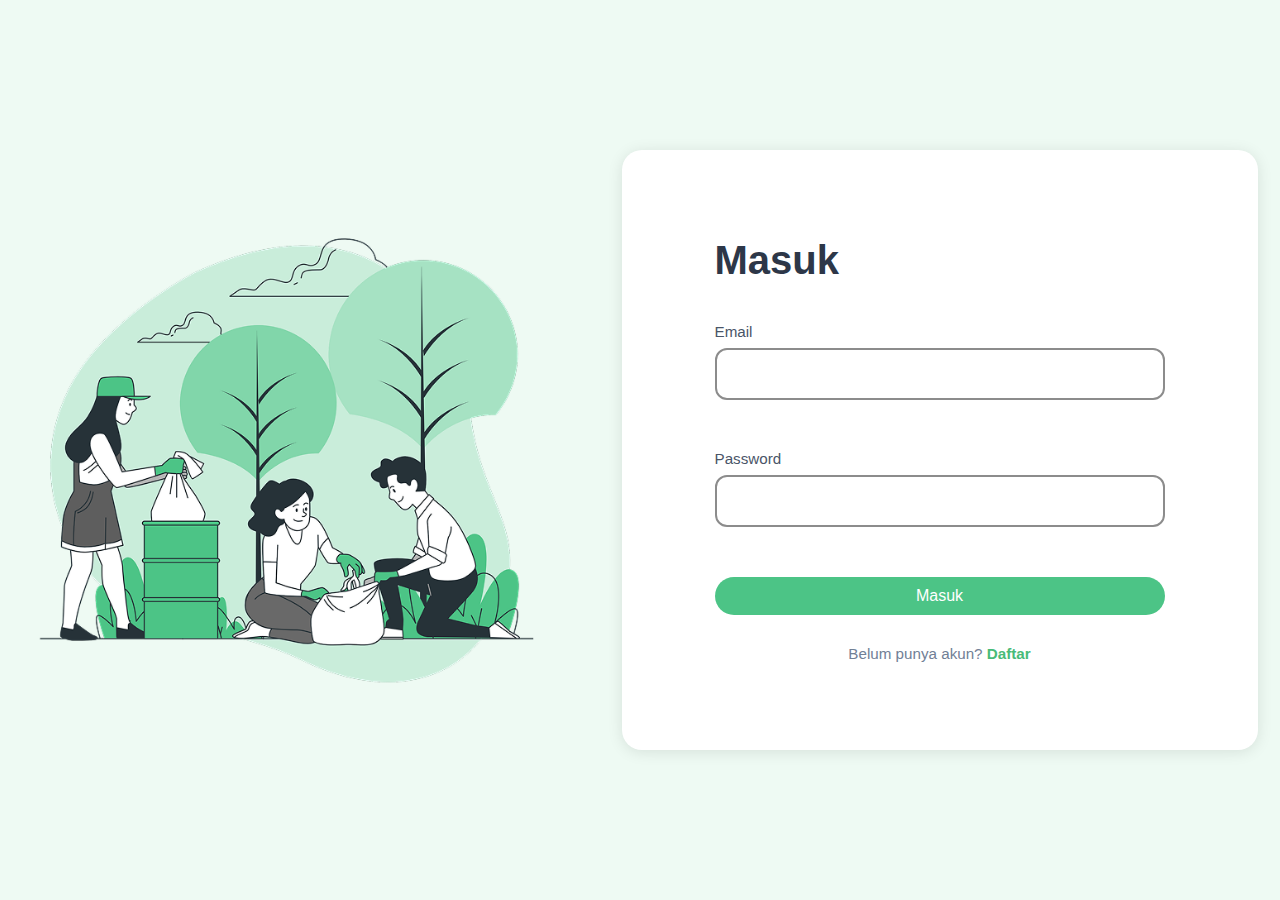
<file: login.html>
<!DOCTYPE html>
<html lang="en">
  <head>
    <meta charset="UTF-8" />
    <meta name="viewport" content="width=device-width, initial-scale=1.0" />
    <title>Masuk</title>
    <link rel="stylesheet" href="/public/css/login.css" />
  </head>
  <body>
    <div class="container">
      <div class="left-section">
        <div class="illustration">
          <img
            src="/public/assets/login-assets.png"
            alt="Environmental illustration"
            class="illustration-img"
          />
        </div>
      </div>

      <div class="right-section">
        <div class="login-form">
          <h1>Masuk</h1>

          <form id="loginForm" novalidate>
            <div class="form-group">
              <label for="email">Email</label>
              <input
                type="email"
                id="email"
                name="email"
                required
                aria-describedby="email-error"
              />
              <div class="error-message" id="email-error"></div>
            </div>

            <div class="form-group">
              <label for="password">Password</label>
              <input
                type="password"
                id="password"
                name="password"
                required
                aria-describedby="password-error"
              />
              <div class="error-message" id="password-error"></div>
            </div>

            <a href="/home-registered.html" class="login-header">Masuk</a>
          </form>

          <p class="signup-link">
            Belum punya akun?
            <a href="/register.html" id="daftarLink">Daftar</a>
          </p>
        </div>
      </div>
    </div>
  </body>
</html>
</file>
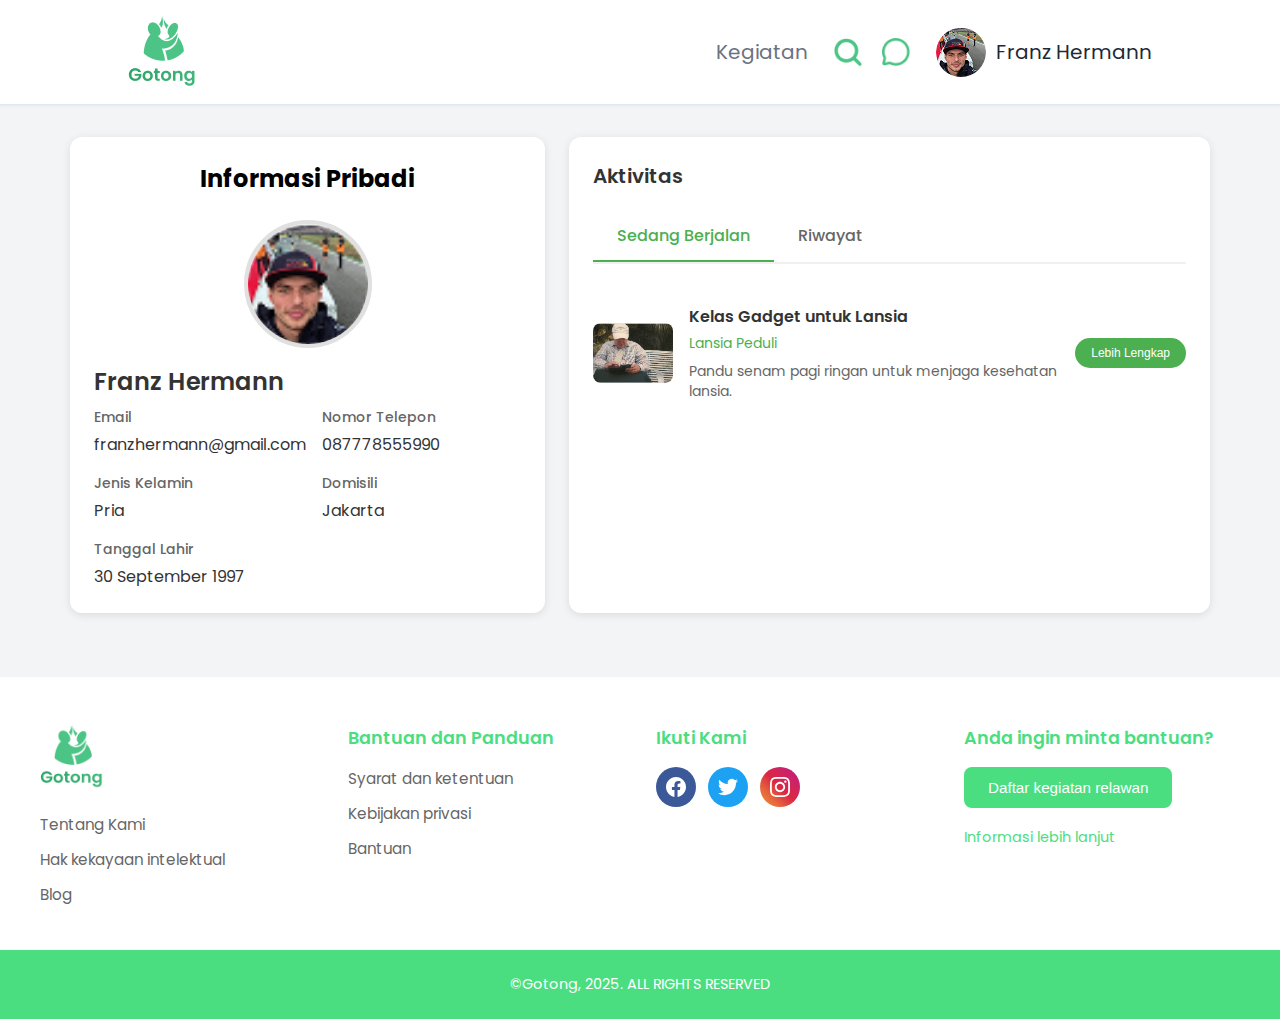
<file: profile.html>
<!DOCTYPE html>
<html lang="en">
  <head>
    <meta charset="UTF-8" />
    <meta name="viewport" content="width=device-width, initial-scale=1.0" />
    <title>Profile</title>
    <link rel="preconnect" href="https://fonts.googleapis.com" />
    <link rel="preconnect" href="https://fonts.gstatic.com" crossorigin />
    <link
      href="https://fonts.googleapis.com/css2?family=Poppins:ital,wght@0,300;0,400;0,500;0,600;0,700;0,800;0,900;1,300;1,400;1,500;1,600;1,700;1,800;1,900&display=swap"
      rel="stylesheet"
    />
    <link rel="stylesheet" href="./public/css/style.css" />
    <script src="./public/js/global.js"></script>
  </head>
  <body>
    <!-- Header Section -->
    <header class="header">
      <div class="container">
        <div class="contain-header">
          <div class="logo-section">
            <img src="/public/assets/logo.png" alt="Gotong" class="logo" />
          </div>
          <div class="right-section">
            <nav class="nav-section">
              <a href="/kegiatan.html" class="nav-item active">Kegiatan</a>
            </nav>
            <div class="buttons">
              <a href="/kegiatan.html" class="icon-button">
                <img
                  src="/public/assets/search.png"
                  alt="Search"
                  class="icon"
                />
              </a>

              <a href="/chat.html" class="icon-button">
                <img src="/public/assets/chat.png" alt="Chat" class="icon" />
              </a>
            </div>
            <!-- <a href="/login.html">Login</a> -->
            <a class="user-profile" href="profile.html">
              <img
                src="/public/assets/franz.png"
                alt="Franz Hermann"
                class="user-avatar"
              />
              <span class="user-name">Franz Hermann</span>
            </a>
          </div>
        </div>
      </div>
    </header>

    <section class="profile-section">
      <div class="container">
        <div class="contain-profile">
          <!-- Profile Card -->
          <div class="profile-card">
            <div class="profile-header">
              <h2>Informasi Pribadi</h2>
            </div>

            <div class="profile-image">
              <img src="./public/assets/franz.png" />
            </div>

            <h1 class="profile-name">Franz Hermann</h1>

            <div class="profile-details">
              <div class="detail-item">
                <span class="detail-label">Email</span>
                <span class="detail-value">franzhermann@gmail.com</span>
              </div>
              <div class="detail-item">
                <span class="detail-label">Nomor Telepon</span>
                <span class="detail-value">087778555990</span>
              </div>
              <div class="detail-item">
                <span class="detail-label">Jenis Kelamin</span>
                <span class="detail-value">Pria</span>
              </div>
              <div class="detail-item">
                <span class="detail-label">Domisili</span>
                <span class="detail-value">Jakarta</span>
              </div>
              <div class="detail-item full-width">
                <span class="detail-label">Tanggal Lahir</span>
                <span class="detail-value">30 September 1997</span>
              </div>
            </div>
          </div>

          <!-- Activities Card -->
          <div class="activities-card">
            <div class="activities-header">
              <h2 class="activities-title">Aktivitas</h2>
              <div class="tabs">
                <div class="tab active" data-tab="sedang-berjalan">
                  Sedang Berjalan
                </div>
                <div class="tab" data-tab="riwayat">Riwayat</div>
              </div>
            </div>

            <div class="tab-content">
              <div class="tab-panel active" id="sedang-berjalan">
                <div class="activity-item">
                  <div class="activity-image">
                    <img src="./public/assets/kelas-lansia.png" />
                  </div>
                  <div class="activity-content">
                    <h3 class="activity-title">Kelas Gadget untuk Lansia</h3>
                    <p class="activity-subtitle">Lansia Peduli</p>
                    <p class="activity-description">
                      Pandu senam pagi ringan untuk menjaga kesehatan lansia.
                    </p>
                  </div>
                  <button class="activity-button">Lebih Lengkap</button>
                </div>
              </div>

              <div class="tab-panel" id="riwayat">
                <div class="activity-item">
                  <div class="activity-image">
                    <img src="./public/assets/kelas-lansia.png" />
                  </div>
                  <div class="activity-content">
                    <h3 class="activity-title">Workshop Teknologi Dasar</h3>
                    <p class="activity-subtitle">Lansia Peduli</p>
                    <p class="activity-description">
                      Mengajarkan penggunaan smartphone dan aplikasi dasar untuk
                      lansia.
                    </p>
                  </div>
                  <button class="activity-button">Lihat Detail</button>
                </div>

                <div class="activity-item">
                  <div class="activity-image">
                    <img src="./public/assets/kelas-lansia.png" />
                  </div>
                  <div class="activity-content">
                    <h3 class="activity-title">Senam Kesehatan Lansia</h3>
                    <p class="activity-subtitle">Komunitas Sehat</p>
                    <p class="activity-description">
                      Memimpin sesi senam ringan untuk menjaga kebugaran lansia
                      setiap minggu.
                    </p>
                  </div>
                  <button class="activity-button">Lihat Detail</button>
                </div>
              </div>
            </div>
          </div>
        </div>
      </div>
    </section>

    <!-- Footer Section -->
    <footer class="footer-section">
      <div class="footer-content">
        <div class="footer-column">
          <div class="footer-logo">
            <img
              src="./public/assets/logo.png"
              alt="Gotong Logo"
              class="logo-icon"
            />
          </div>
          <a href="#" class="footer-link">Tentang Kami</a>
          <a href="#" class="footer-link">Hak kekayaan intelektual</a>
          <a href="#" class="footer-link">Blog</a>
        </div>
        <div class="footer-column">
          <h3 class="footer-title">Bantuan dan Panduan</h3>
          <a href="#" class="footer-link">Syarat dan ketentuan</a>
          <a href="#" class="footer-link">Kebijakan privasi</a>
          <a href="#" class="footer-link">Bantuan</a>
        </div>
        <div class="footer-column">
          <h3 class="footer-title">Ikuti Kami</h3>
          <div class="social-links">
            <a href="#" class="social-link facebook">
              <svg class="social-icon" viewBox="0 0 24 24">
                <path
                  d="M24 12.073c0-6.627-5.373-12-12-12s-12 5.373-12 12c0 5.99 4.388 10.954 10.125 11.854v-8.385H7.078v-3.47h3.047V9.43c0-3.007 1.792-4.669 4.533-4.669 1.312 0 2.686.235 2.686.235v2.953H15.83c-1.491 0-1.956.925-1.956 1.874v2.25h3.328l-.532 3.47h-2.796v8.385C19.612 23.027 24 18.062 24 12.073z"
                />
              </svg>
            </a>
            <a href="#" class="social-link twitter">
              <svg class="social-icon" viewBox="0 0 24 24">
                <path
                  d="M23.953 4.57a10 10 0 01-2.825.775 4.958 4.958 0 002.163-2.723c-.951.555-2.005.959-3.127 1.184a4.92 4.92 0 00-8.384 4.482C7.69 8.095 4.067 6.13 1.64 3.162a4.822 4.822 0 00-.666 2.475c0 1.71.87 3.213 2.188 4.096a4.904 4.904 0 01-2.228-.616v.06a4.923 4.923 0 003.946 4.827 4.996 4.996 0 01-2.212.085 4.936 4.936 0 004.604 3.417 9.867 9.867 0 01-6.102 2.105c-.39 0-.779-.023-1.17-.067a13.995 13.995 0 007.557 2.209c9.053 0 13.998-7.496 13.998-13.985 0-.21 0-.42-.015-.63A9.935 9.935 0 0024 4.59z"
                />
              </svg>
            </a>
            <a href="#" class="social-link instagram">
              <svg class="social-icon" viewBox="0 0 24 24">
                <path
                  d="M12 2.163c3.204 0 3.584.012 4.85.07 3.252.148 4.771 1.691 4.919 4.919.058 1.265.069 1.645.069 4.849 0 3.205-.012 3.584-.069 4.849-.149 3.225-1.664 4.771-4.919 4.919-1.266.058-1.644.07-4.85.07-3.204 0-3.584-.012-4.849-.07-3.26-.149-4.771-1.699-4.919-4.92-.058-1.265-.07-1.644-.07-4.849 0-3.204.013-3.583.07-4.849.149-3.227 1.664-4.771 4.919-4.919 1.266-.057 1.645-.069 4.849-.069zm0-2.163c-3.259 0-3.667.014-4.947.072-4.358.2-6.78 2.618-6.98 6.98-.059 1.281-.073 1.689-.073 4.948 0 3.259.014 3.668.072 4.948.2 4.358 2.618 6.78 6.98 6.98 1.281.058 1.689.072 4.948.072 3.259 0 3.668-.014 4.948-.072 4.354-.2 6.782-2.618 6.979-6.98.059-1.28.073-1.689.073-4.948 0-3.259-.014-3.667-.072-4.947-.196-4.354-2.617-6.78-6.979-6.98-1.281-.059-1.69-.073-4.949-.073zm0 5.838c-3.403 0-6.162 2.759-6.162 6.162s2.759 6.163 6.162 6.163 6.162-2.759 6.162-6.163c0-3.403-2.759-6.162-6.162-6.162zm0 10.162c-2.209 0-4-1.79-4-4 0-2.209 1.791-4 4-4s4 1.791 4 4c0 2.21-1.791 4-4 4zm6.406-11.845c-.796 0-1.441.645-1.441 1.44s.645 1.44 1.441 1.44c.795 0 1.439-.645 1.439-1.44s-.644-1.44-1.439-1.44z"
                />
              </svg>
            </a>
          </div>
        </div>
        <div class="footer-column">
          <h3 class="footer-title">Anda ingin minta bantuan?</h3>
          <button class="cta-button">Daftar kegiatan relawan</button>
          <a href="#" class="info-link">Informasi lebih lanjut</a>
        </div>
      </div>
      <div class="footer-bottom">
        <p>©Gotong, 2025. ALL RIGHTS RESERVED</p>
      </div>
    </footer>
  </body>
</html>
</file>
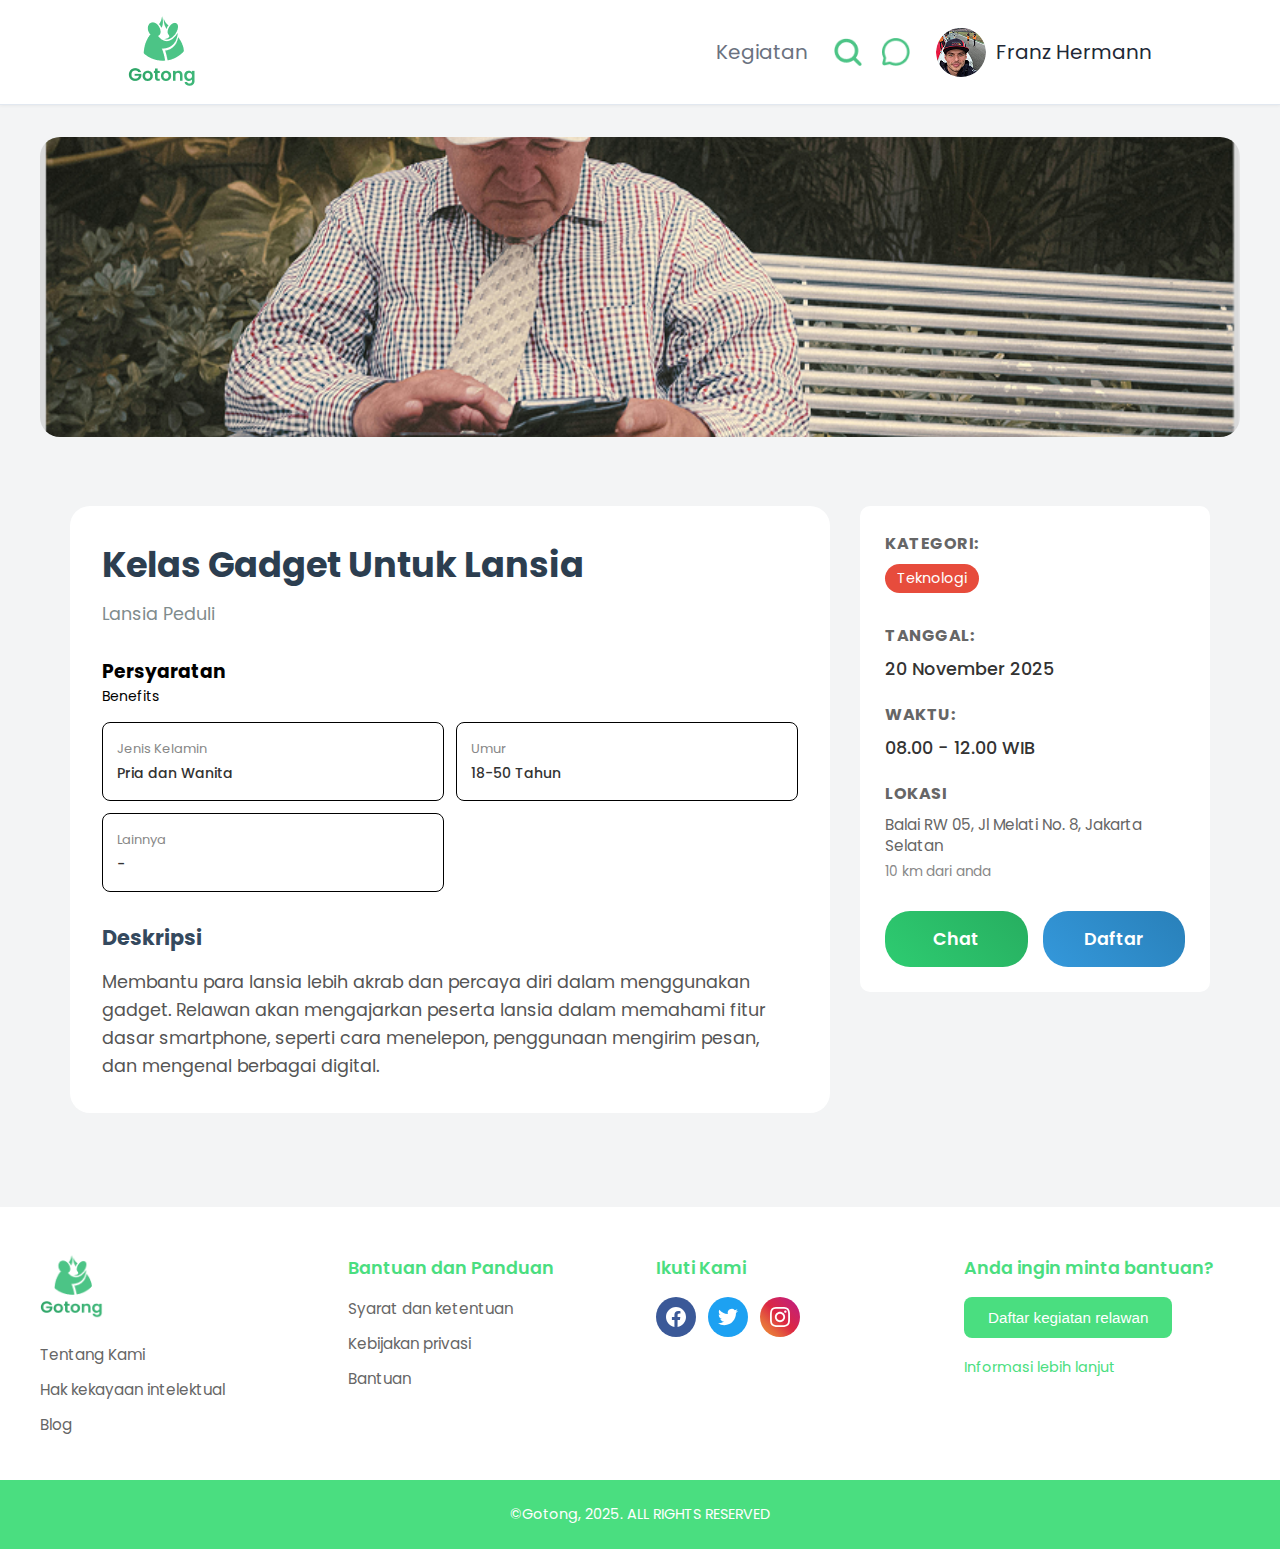
<file: program-detail.html>
<!DOCTYPE html>
<html lang="en">
  <head>
    <meta charset="UTF-8" />
    <meta name="viewport" content="width=device-width, initial-scale=1.0" />
    <title>Program - Lansia</title>
    <link rel="preconnect" href="https://fonts.googleapis.com" />
    <link rel="preconnect" href="https://fonts.gstatic.com" crossorigin />
    <link
      href="https://fonts.googleapis.com/css2?family=Poppins:ital,wght@0,300;0,400;0,500;0,600;0,700;0,800;0,900;1,300;1,400;1,500;1,600;1,700;1,800;1,900&display=swap"
      rel="stylesheet"
    />
    <link rel="stylesheet" href="./public/css/style.css" />
    <script src="./public/js/global.js"></script>
  </head>
  <body>
    <!-- Header Section -->
    <header class="header">
      <div class="container">
        <div class="contain-header">
          <div class="logo-section">
            <img src="/public/assets/logo.png" alt="Gotong" class="logo" />
          </div>
          <div class="right-section">
            <nav class="nav-section">
              <a href="/kegiatan.html" class="nav-item active">Kegiatan</a>
            </nav>
            <div class="buttons">
              <a href="/kegiatan.html" class="icon-button">
                <img
                  src="/public/assets/search.png"
                  alt="Search"
                  class="icon"
                />
              </a>

              <a href="/chat.html" class="icon-button">
                <img src="/public/assets/chat.png" alt="Chat" class="icon" />
              </a>
            </div>
            <!-- <a href="/login.html">Login</a> -->
            <a class="user-profile" href="profile.html">
              <img
                src="/public/assets/franz.png"
                alt="Franz Hermann"
                class="user-avatar"
              />
              <span class="user-name">Franz Hermann</span>
            </a>
          </div>
        </div>
      </div>
    </header>

    <div class="section-detail">
      <div class="container">
        <img src="./public/assets/kelas-lansia.png" class="hero-image"></img>

        <div class="content">
          <div class="main-content">
            <h1>Kelas Gadget Untuk Lansia</h1>
            <p class="instructor">Lansia Peduli</p>

            <div class="requirements">
              <h3>Persyaratan</h3>
              <div class="benefits-section">
                <div class="benefits-title">Benefits</div>
                <div class="benefits-grid">
                  <div class="benefit-item">
                    <div class="benefit-title">Jenis Kelamin</div>
                    <div class="benefit-value">Pria dan Wanita</div>
                  </div>
                  <div class="benefit-item">
                    <div class="benefit-title">Umur</div>
                    <div class="benefit-value">18-50 Tahun</div>
                  </div>
                  <div class="benefit-item">
                    <div class="benefit-title">Lainnya</div>
                    <div class="benefit-value">-</div>
                  </div>
                </div>
              </div>
            </div>

            <div class="description">
              <h3>Deskripsi</h3>
              <p>
                Membantu para lansia lebih akrab dan percaya diri dalam
                menggunakan gadget. Relawan akan mengajarkan peserta lansia
                dalam memahami fitur dasar smartphone, seperti cara menelepon,
                penggunaan mengirim pesan, dan mengenal berbagai digital.
              </p>
            </div>
          </div>

          <div class="sidebar">
            <div class="sidebar-item">
              <h4>Kategori:</h4>
              <div class="tag">Teknologi</div>
            </div>

            <div class="sidebar-item">
              <h4>Tanggal:</h4>
              <p>20 November 2025</p>
            </div>

            <div class="sidebar-item">
              <h4>Waktu:</h4>
              <p>08.00 - 12.00 WIB</p>
            </div>

            <div class="sidebar-item">
              <h4>Lokasi</h4>
              <div class="location">
                Balai RW 05, Jl Melati No. 8, Jakarta Selatan
                <div class="distance">10 km dari anda</div>
              </div>
            </div>

            <div class="action-buttons">
              <a href="chat.html" class="btn btn-chat">Chat</a>
              <a href="profile.html" class="btn btn-register">Daftar</a>
            </div>
          </div>
        </div>
      </div>
    </div>

    <!-- Footer Section -->
    <footer class="footer-section">
      <div class="footer-content">
        <div class="footer-column">
          <div class="footer-logo">
            <img
              src="./public/assets/logo.png"
              alt="Gotong Logo"
              class="logo-icon"
            />
          </div>
          <a href="#" class="footer-link">Tentang Kami</a>
          <a href="#" class="footer-link">Hak kekayaan intelektual</a>
          <a href="#" class="footer-link">Blog</a>
        </div>
        <div class="footer-column">
          <h3 class="footer-title">Bantuan dan Panduan</h3>
          <a href="#" class="footer-link">Syarat dan ketentuan</a>
          <a href="#" class="footer-link">Kebijakan privasi</a>
          <a href="#" class="footer-link">Bantuan</a>
        </div>
        <div class="footer-column">
          <h3 class="footer-title">Ikuti Kami</h3>
          <div class="social-links">
            <a href="#" class="social-link facebook">
              <svg class="social-icon" viewBox="0 0 24 24">
                <path
                  d="M24 12.073c0-6.627-5.373-12-12-12s-12 5.373-12 12c0 5.99 4.388 10.954 10.125 11.854v-8.385H7.078v-3.47h3.047V9.43c0-3.007 1.792-4.669 4.533-4.669 1.312 0 2.686.235 2.686.235v2.953H15.83c-1.491 0-1.956.925-1.956 1.874v2.25h3.328l-.532 3.47h-2.796v8.385C19.612 23.027 24 18.062 24 12.073z"
                />
              </svg>
            </a>
            <a href="#" class="social-link twitter">
              <svg class="social-icon" viewBox="0 0 24 24">
                <path
                  d="M23.953 4.57a10 10 0 01-2.825.775 4.958 4.958 0 002.163-2.723c-.951.555-2.005.959-3.127 1.184a4.92 4.92 0 00-8.384 4.482C7.69 8.095 4.067 6.13 1.64 3.162a4.822 4.822 0 00-.666 2.475c0 1.71.87 3.213 2.188 4.096a4.904 4.904 0 01-2.228-.616v.06a4.923 4.923 0 003.946 4.827 4.996 4.996 0 01-2.212.085 4.936 4.936 0 004.604 3.417 9.867 9.867 0 01-6.102 2.105c-.39 0-.779-.023-1.17-.067a13.995 13.995 0 007.557 2.209c9.053 0 13.998-7.496 13.998-13.985 0-.21 0-.42-.015-.63A9.935 9.935 0 0024 4.59z"
                />
              </svg>
            </a>
            <a href="#" class="social-link instagram">
              <svg class="social-icon" viewBox="0 0 24 24">
                <path
                  d="M12 2.163c3.204 0 3.584.012 4.85.07 3.252.148 4.771 1.691 4.919 4.919.058 1.265.069 1.645.069 4.849 0 3.205-.012 3.584-.069 4.849-.149 3.225-1.664 4.771-4.919 4.919-1.266.058-1.644.07-4.85.07-3.204 0-3.584-.012-4.849-.07-3.26-.149-4.771-1.699-4.919-4.92-.058-1.265-.07-1.644-.07-4.849 0-3.204.013-3.583.07-4.849.149-3.227 1.664-4.771 4.919-4.919 1.266-.057 1.645-.069 4.849-.069zm0-2.163c-3.259 0-3.667.014-4.947.072-4.358.2-6.78 2.618-6.98 6.98-.059 1.281-.073 1.689-.073 4.948 0 3.259.014 3.668.072 4.948.2 4.358 2.618 6.78 6.98 6.98 1.281.058 1.689.072 4.948.072 3.259 0 3.668-.014 4.948-.072 4.354-.2 6.782-2.618 6.979-6.98.059-1.28.073-1.689.073-4.948 0-3.259-.014-3.667-.072-4.947-.196-4.354-2.617-6.78-6.979-6.98-1.281-.059-1.69-.073-4.949-.073zm0 5.838c-3.403 0-6.162 2.759-6.162 6.162s2.759 6.163 6.162 6.163 6.162-2.759 6.162-6.163c0-3.403-2.759-6.162-6.162-6.162zm0 10.162c-2.209 0-4-1.79-4-4 0-2.209 1.791-4 4-4s4 1.791 4 4c0 2.21-1.791 4-4 4zm6.406-11.845c-.796 0-1.441.645-1.441 1.44s.645 1.44 1.441 1.44c.795 0 1.439-.645 1.439-1.44s-.644-1.44-1.439-1.44z"
                />
              </svg>
            </a>
          </div>
        </div>
        <div class="footer-column">
          <h3 class="footer-title">Anda ingin minta bantuan?</h3>
          <button class="cta-button">Daftar kegiatan relawan</button>
          <a href="#" class="info-link">Informasi lebih lanjut</a>
        </div>
      </div>
      <div class="footer-bottom">
        <p>©Gotong, 2025. ALL RIGHTS RESERVED</p>
      </div>
    </footer>
  </body>
</html>
</file>
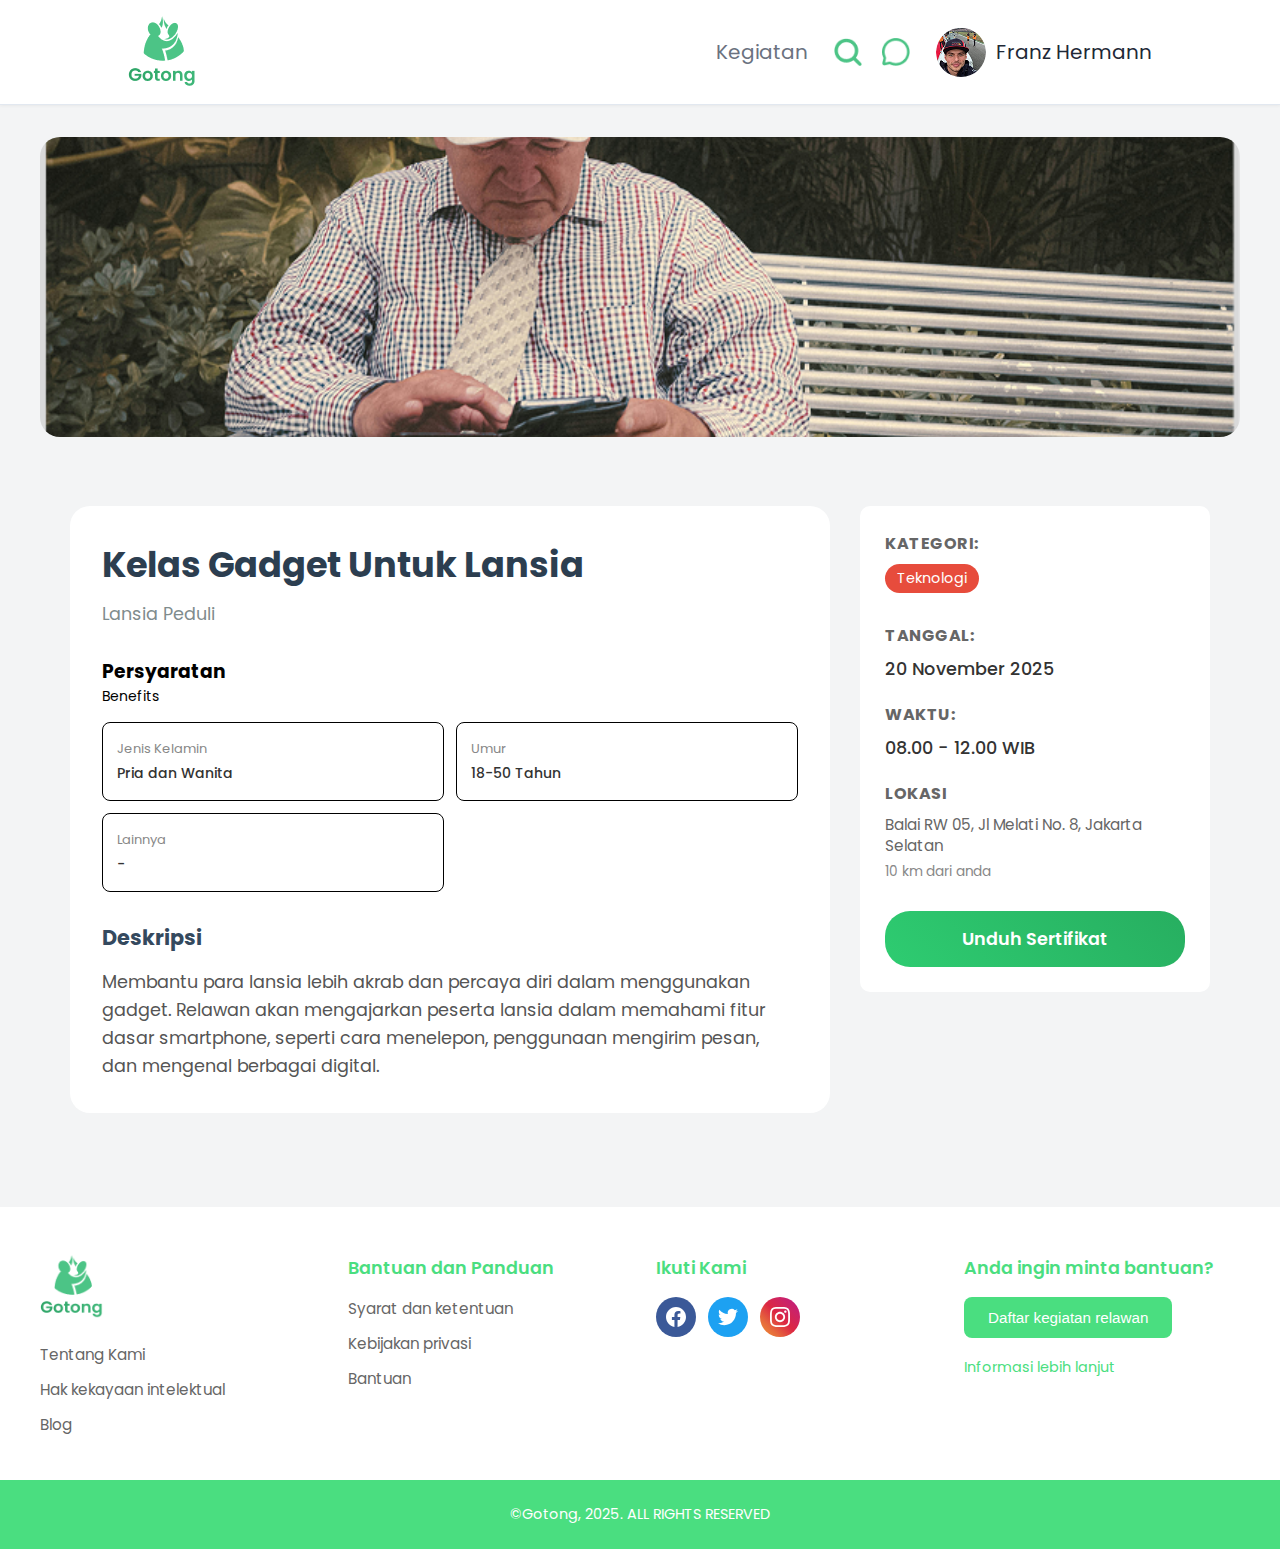
<file: program-registered.html>
<!DOCTYPE html>
<html lang="en">
  <head>
    <meta charset="UTF-8" />
    <meta name="viewport" content="width=device-width, initial-scale=1.0" />
    <title>Program Terdaftar</title>
    <link rel="preconnect" href="https://fonts.googleapis.com" />
    <link rel="preconnect" href="https://fonts.gstatic.com" crossorigin />
    <link
      href="https://fonts.googleapis.com/css2?family=Poppins:ital,wght@0,300;0,400;0,500;0,600;0,700;0,800;0,900;1,300;1,400;1,500;1,600;1,700;1,800;1,900&display=swap"
      rel="stylesheet"
    />
    <link rel="stylesheet" href="./public/css/style.css" />
    <script src="./public/js/global.js"></script>
  </head>
  <body>
    <!-- Header Section -->
    <header class="header">
      <div class="container">
        <div class="contain-header">
          <div class="logo-section">
            <img src="/public/assets/logo.png" alt="Gotong" class="logo" />
          </div>
          <div class="right-section">
            <nav class="nav-section">
              <a href="/kegiatan.html" class="nav-item active">Kegiatan</a>
            </nav>
            <div class="buttons">
              <a href="/kegiatan.html" class="icon-button">
                <img
                  src="/public/assets/search.png"
                  alt="Search"
                  class="icon"
                />
              </a>

              <a href="/chat.html" class="icon-button">
                <img src="/public/assets/chat.png" alt="Chat" class="icon" />
              </a>
            </div>
            <!-- <a href="/login.html">Login</a> -->
            <a class="user-profile" href="profile.html">
              <img
                src="/public/assets/franz.png"
                alt="Franz Hermann"
                class="user-avatar"
              />
              <span class="user-name">Franz Hermann</span>
            </a>
          </div>
        </div>
      </div>
    </header>

    <div class="section-detail">
      <div class="container">
        <img src="./public/assets/kelas-lansia.png" class="hero-image"></img>

        <div class="content">
          <div class="main-content">
            <h1>Kelas Gadget Untuk Lansia</h1>
            <p class="instructor">Lansia Peduli</p>

            <div class="requirements">
              <h3>Persyaratan</h3>
              <div class="benefits-section">
                <div class="benefits-title">Benefits</div>
                <div class="benefits-grid">
                  <div class="benefit-item">
                    <div class="benefit-title">Jenis Kelamin</div>
                    <div class="benefit-value">Pria dan Wanita</div>
                  </div>
                  <div class="benefit-item">
                    <div class="benefit-title">Umur</div>
                    <div class="benefit-value">18-50 Tahun</div>
                  </div>
                  <div class="benefit-item">
                    <div class="benefit-title">Lainnya</div>
                    <div class="benefit-value">-</div>
                  </div>
                </div>
              </div>
            </div>

            <div class="description">
              <h3>Deskripsi</h3>
              <p>
                Membantu para lansia lebih akrab dan percaya diri dalam
                menggunakan gadget. Relawan akan mengajarkan peserta lansia
                dalam memahami fitur dasar smartphone, seperti cara menelepon,
                penggunaan mengirim pesan, dan mengenal berbagai digital.
              </p>
            </div>
          </div>

          <div class="sidebar">
            <div class="sidebar-item">
              <h4>Kategori:</h4>
              <div class="tag">Teknologi</div>
            </div>

            <div class="sidebar-item">
              <h4>Tanggal:</h4>
              <p>20 November 2025</p>
            </div>

            <div class="sidebar-item">
              <h4>Waktu:</h4>
              <p>08.00 - 12.00 WIB</p>
            </div>

            <div class="sidebar-item">
              <h4>Lokasi</h4>
              <div class="location">
                Balai RW 05, Jl Melati No. 8, Jakarta Selatan
                <div class="distance">10 km dari anda</div>
              </div>
            </div>

            <div class="action-buttons">
              <a href="#" class="btn btn-chat">Unduh Sertifikat</a>
            </div>
          </div>
        </div>
      </div>
    </div>

    <!-- Footer Section -->
    <footer class="footer-section">
      <div class="footer-content">
        <div class="footer-column">
          <div class="footer-logo">
            <img
              src="./public/assets/logo.png"
              alt="Gotong Logo"
              class="logo-icon"
            />
          </div>
          <a href="#" class="footer-link">Tentang Kami</a>
          <a href="#" class="footer-link">Hak kekayaan intelektual</a>
          <a href="#" class="footer-link">Blog</a>
        </div>
        <div class="footer-column">
          <h3 class="footer-title">Bantuan dan Panduan</h3>
          <a href="#" class="footer-link">Syarat dan ketentuan</a>
          <a href="#" class="footer-link">Kebijakan privasi</a>
          <a href="#" class="footer-link">Bantuan</a>
        </div>
        <div class="footer-column">
          <h3 class="footer-title">Ikuti Kami</h3>
          <div class="social-links">
            <a href="#" class="social-link facebook">
              <svg class="social-icon" viewBox="0 0 24 24">
                <path
                  d="M24 12.073c0-6.627-5.373-12-12-12s-12 5.373-12 12c0 5.99 4.388 10.954 10.125 11.854v-8.385H7.078v-3.47h3.047V9.43c0-3.007 1.792-4.669 4.533-4.669 1.312 0 2.686.235 2.686.235v2.953H15.83c-1.491 0-1.956.925-1.956 1.874v2.25h3.328l-.532 3.47h-2.796v8.385C19.612 23.027 24 18.062 24 12.073z"
                />
              </svg>
            </a>
            <a href="#" class="social-link twitter">
              <svg class="social-icon" viewBox="0 0 24 24">
                <path
                  d="M23.953 4.57a10 10 0 01-2.825.775 4.958 4.958 0 002.163-2.723c-.951.555-2.005.959-3.127 1.184a4.92 4.92 0 00-8.384 4.482C7.69 8.095 4.067 6.13 1.64 3.162a4.822 4.822 0 00-.666 2.475c0 1.71.87 3.213 2.188 4.096a4.904 4.904 0 01-2.228-.616v.06a4.923 4.923 0 003.946 4.827 4.996 4.996 0 01-2.212.085 4.936 4.936 0 004.604 3.417 9.867 9.867 0 01-6.102 2.105c-.39 0-.779-.023-1.17-.067a13.995 13.995 0 007.557 2.209c9.053 0 13.998-7.496 13.998-13.985 0-.21 0-.42-.015-.63A9.935 9.935 0 0024 4.59z"
                />
              </svg>
            </a>
            <a href="#" class="social-link instagram">
              <svg class="social-icon" viewBox="0 0 24 24">
                <path
                  d="M12 2.163c3.204 0 3.584.012 4.85.07 3.252.148 4.771 1.691 4.919 4.919.058 1.265.069 1.645.069 4.849 0 3.205-.012 3.584-.069 4.849-.149 3.225-1.664 4.771-4.919 4.919-1.266.058-1.644.07-4.85.07-3.204 0-3.584-.012-4.849-.07-3.26-.149-4.771-1.699-4.919-4.92-.058-1.265-.07-1.644-.07-4.849 0-3.204.013-3.583.07-4.849.149-3.227 1.664-4.771 4.919-4.919 1.266-.057 1.645-.069 4.849-.069zm0-2.163c-3.259 0-3.667.014-4.947.072-4.358.2-6.78 2.618-6.98 6.98-.059 1.281-.073 1.689-.073 4.948 0 3.259.014 3.668.072 4.948.2 4.358 2.618 6.78 6.98 6.98 1.281.058 1.689.072 4.948.072 3.259 0 3.668-.014 4.948-.072 4.354-.2 6.782-2.618 6.979-6.98.059-1.28.073-1.689.073-4.948 0-3.259-.014-3.667-.072-4.947-.196-4.354-2.617-6.78-6.979-6.98-1.281-.059-1.69-.073-4.949-.073zm0 5.838c-3.403 0-6.162 2.759-6.162 6.162s2.759 6.163 6.162 6.163 6.162-2.759 6.162-6.163c0-3.403-2.759-6.162-6.162-6.162zm0 10.162c-2.209 0-4-1.79-4-4 0-2.209 1.791-4 4-4s4 1.791 4 4c0 2.21-1.791 4-4 4zm6.406-11.845c-.796 0-1.441.645-1.441 1.44s.645 1.44 1.441 1.44c.795 0 1.439-.645 1.439-1.44s-.644-1.44-1.439-1.44z"
                />
              </svg>
            </a>
          </div>
        </div>
        <div class="footer-column">
          <h3 class="footer-title">Anda ingin minta bantuan?</h3>
          <button class="cta-button">Daftar kegiatan relawan</button>
          <a href="#" class="info-link">Informasi lebih lanjut</a>
        </div>
      </div>
      <div class="footer-bottom">
        <p>©Gotong, 2025. ALL RIGHTS RESERVED</p>
      </div>
    </footer>
  </body>
</html>
</file>
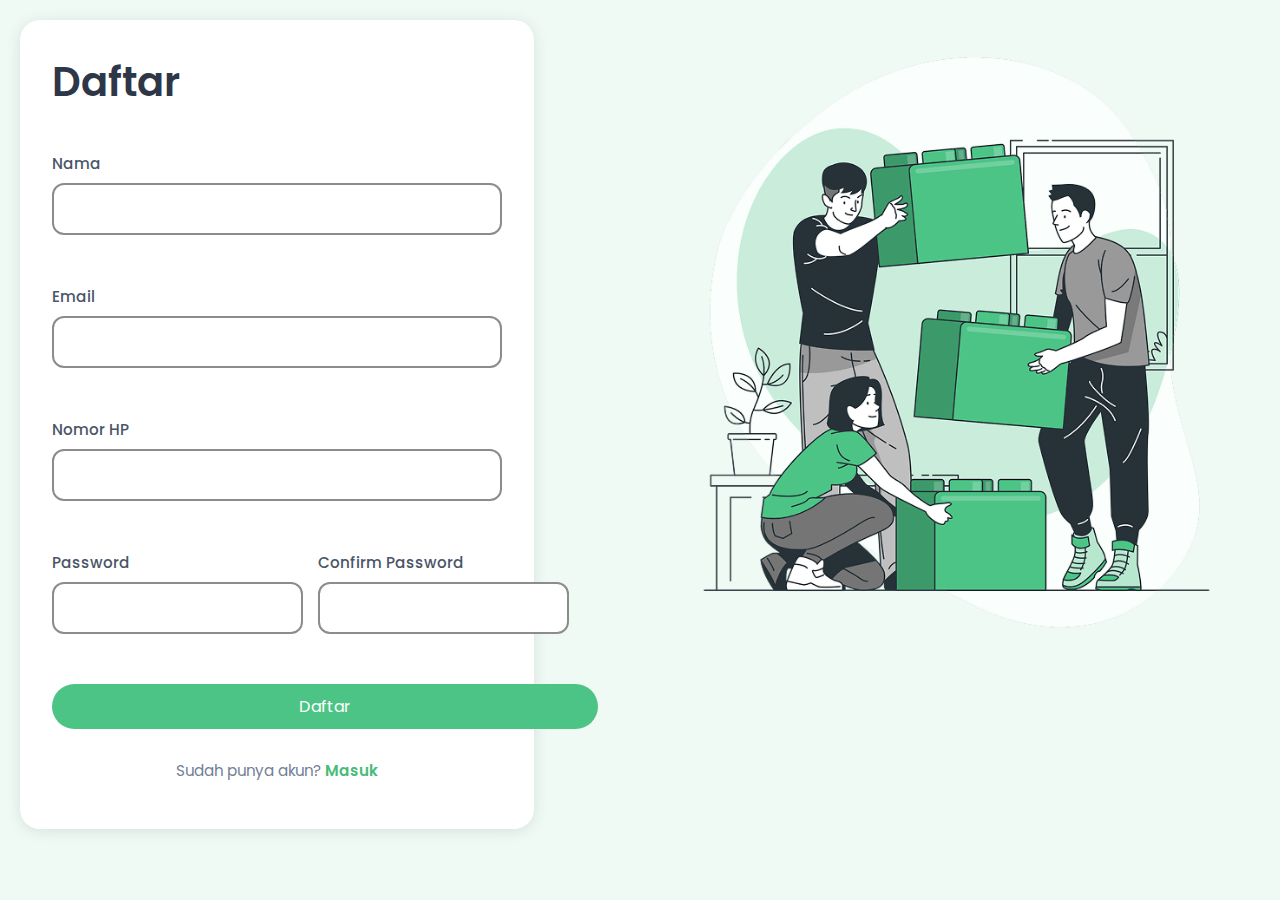
<file: register.html>
<!DOCTYPE html>
<html lang="en">
  <head>
    <meta charset="UTF-8" />
    <meta name="viewport" content="width=device-width, initial-scale=1.0" />
    <title>Daftar</title>
    <link rel="preconnect" href="https://fonts.googleapis.com" />
    <link rel="preconnect" href="https://fonts.gstatic.com" crossorigin />
    <link
      href="https://fonts.googleapis.com/css2?family=Poppins:ital,wght@0,300;0,400;0,500;0,600;0,700;0,800;0,900;1,300;1,400;1,500;1,600;1,700;1,800;1,900&display=swap"
      rel="stylesheet"
    />
    <link rel="stylesheet" href="./public/css/register.css" />
    <script src="./public/js/global.js"></script>
  </head>
  <body>
    <div class="container">
      <div class="left-section">
        <div class="registration-form">
          <h1>Daftar</h1>
          <form id="registrationForm" novalidate>
            <div class="form-group">
              <label for="nama">Nama</label>
              <input
                type="text"
                id="nama"
                name="nama"
                required
                aria-describedby="nama-error"
              />
              <div class="error-message" id="nama-error"></div>
            </div>
            <div class="form-group">
              <label for="email">Email</label>
              <input
                type="email"
                id="email"
                name="email"
                required
                aria-describedby="email-error"
              />
              <div class="error-message" id="email-error"></div>
            </div>
            <div class="form-group">
              <label for="nomor-hp">Nomor HP</label>
              <input
                type="text"
                id="nomor-hp"
                name="nomor-hp"
                required
                aria-describedby="nomor-hp-error"
              />
              <div class="error-message" id="nomor-hp-error"></div>
            </div>
            <div class="form-row">
              <div class="form-group">
                <label for="password">Password</label>
                <input
                  type="password"
                  id="password"
                  name="password"
                  required
                  aria-describedby="password-error"
                />
                <div class="error-message" id="password-error"></div>
              </div>
              <div class="form-group">
                <label for="confirm-password">Confirm Password</label>
                <input
                  type="password"
                  id="confirm-password"
                  name="confirm-password"
                  required
                  aria-describedby="confirm-password-error"
                />
                <div class="error-message" id="confirm-password-error"></div>
              </div>
            </div>
            <a href="/home-registered.html" class="login-header">Daftar</a>
          </form>
          <p class="login-link">
            Sudah punya akun? <a href="/login.html" id="masukLink">Masuk</a>
          </p>
        </div>
      </div>
      <div class="right-section">
        <div class="illustration">
          <img
            src="/public/assets/register.png"
            alt="Registration illustration"
            class="illustration-img"
          />
        </div>
      </div>
    </div>
  </body>
</html>
</file>
<file: public/css/style.css>
body {
  font-family: "Poppins", sans-serif;
  margin: 0;
  background-color: #f3f4f5;
  /* width: 100vw; */
  overflow-x: hidden;
}

.container {
  max-width: 1140px;
  margin: auto;
  position: relative;
}

h1,
h2,
h3,
h4,
h5,
h6,
p {
  margin: 0;
}

.contain-header {
  display: flex;
  align-items: center;
  justify-content: space-between;
}

.login-header {
  text-decoration: none;
  padding: 10px 3rem;
  background-color: #4cc486;
  color: white;
  border-radius: 40px;
}

.header {
  background: white;
  border-bottom: 1px solid #e2e8f0;
  padding: 1rem 8rem;
  box-shadow: 0 1px 3px rgba(0, 0, 0, 0.05);
  gap: 100px;
}

.logo-section {
  display: flex;
  align-items: center;
}

.logo {
  width: 67px;
  height: 72px;
  width: auto;
}

.nav-section {
  display: flex;
  align-items: center;
  gap: 32px;
}

.nav-item {
  font-size: 20px;
  color: #6b7280;
  text-decoration: none;
  font-weight: 400;
  transition: color 0.2s ease;
  cursor: pointer;
}

.nav-item:hover {
  color: #10b981;
}

.buttons {
  display: flex;
  justify-items: flex-start;
  gap: 8px;
}

.right-section {
  display: flex;
  align-items: center;
  gap: 20px;
  flex-direction: row;
}

.icon-button {
  width: 40px;
  height: 40px;
  border: none;
  background: none;
  border-radius: 8px;
  display: flex;
  align-items: center;
  justify-content: center;
  cursor: pointer;
  transition: background-color 0.2s ease;
}

.icon-button:hover {
  background-color: #f3f4f6;
}

.icon {
  width: 28px;
  height: 28px;
}

.user-profile {
  display: flex;
  align-items: center;
  gap: 10px;
  cursor: pointer;
  /* padding: 4px 8px; */
  border-radius: 8px;
  transition: background-color 0.2s ease;
  text-decoration: none;
}

.user-profile:hover {
  background-color: #f3f4f6;
}

.user-avatar {
  width: 50px;
  height: 50px;
  border-radius: 50%;
  object-fit: cover;
}

.user-name {
  font-size: 20px;
  font-weight: 400;
  color: #1f2937;
  /* text-decoration: none; */
}

.hero-content {
  margin-top: 2rem;
}

.hero-section .hero-content {
  position: relative;
  height: 400px;
  background-image: url("/public/assets/hero.png");
  background-size: cover;
  background-position: center;
  display: flex;
  flex-direction: column;
  justify-content: flex-end;
  align-items: start;
  padding: 2rem;
  color: white;
  text-align: center;
  border-radius: 1rem;
}

.hero-section .hero-content .hero-title {
  font-size: 3rem;
  font-weight: 700;
  text-shadow: 2px 2px 4px rgba(0, 0, 0, 0.3);
}

.hero-section .hero-content .hero-subtitle {
  font-size: 1.5rem;
  font-weight: 400;
  text-shadow: 1px 1px 2px rgba(0, 0, 0, 0.3);
}

.main-content {
  max-width: 1200px;
  margin: 4rem auto;
}

.section-container {
  margin-bottom: 3rem;
}

.section-container .section-header {
  display: flex;
  justify-content: space-between;
  align-items: center;
  margin-bottom: 2rem;
}

.section-container .section-header .section-title {
  font-size: 1.8rem;
  font-weight: 600;
  color: #333;
}

.section-container .section-header .view-more-link {
  color: #4cc486;
  padding: 8px 20px;
  text-decoration: none;
  border: 1px solid #4cc486;
  border-radius: 50px;
  font-weight: 500;
}

.section-container .cards-grid {
  display: grid;
  grid-template-columns: repeat(auto-fit, minmax(350px, 1fr));
  gap: 2rem;
}

.section-container .cards-grid .card-item {
  background: white;
  border-radius: 16px;
  overflow: hidden;
  box-shadow: 0 2px 10px rgba(0, 0, 0, 0.08);
  transition: transform 0.3s ease, box-shadow 0.3s ease;
  border: 1px solid #f0f0f0;
  text-decoration: none;
}

.section-container .cards-grid .card-item:hover {
  transform: translateY(-2px);
  box-shadow: 0 4px 20px rgba(0, 0, 0, 0.12);
}

.section-container .cards-grid .card-item .card-image {
  height: 200px;
  position: relative;
  overflow: hidden;
  margin: 16px 16px 0 16px;
  border-radius: 12px;
}

.section-container .cards-grid .card-item .card-image img {
  width: 100%;
  height: 100%;
  object-fit: cover;
  transition: transform 0.3s ease;
}

.section-container .cards-grid .card-item:hover .card-image img {
  transform: scale(1.02);
}

.section-container .cards-grid .card-item .card-content {
  padding: 1rem 1.5rem 1.5rem 1.5rem;
}

.section-container .cards-grid .card-item .card-content .card-title {
  font-size: 1.25rem;
  font-weight: 600;
  color: #2c2c2c;
  margin-bottom: 0.5rem;
  line-height: 1.3;
}

.section-container .cards-grid .card-item .card-content .card-subtitle {
  font-size: 0.95rem;
  color: #888;
  margin-bottom: 0.75rem;
  font-weight: 400;
}

.section-container .cards-grid .card-item .card-content .card-description {
  color: #555;
  line-height: 1.5;
  margin-bottom: 1.25rem;
  font-size: 0.95rem;
}

.section-container .cards-grid .card-item .card-content .card-footer {
  display: flex;
  justify-content: space-between;
  align-items: center;
}

.section-container .cards-grid .card-item .card-content .card-location {
  display: flex;
  align-items: center;
  gap: 0.375rem;
  color: #888;
  font-size: 0.9rem;
}

.cards-grid {
  margin-top: 1.5rem;
}

.section-container
  .cards-grid
  .card-item
  .card-content
  .card-location
  .location-icon {
  width: 16px;
  height: 16px;
  fill: #888;
}

.section-container .cards-grid .card-item .card-content .donate-button {
  background: #4ade80;
  color: white;
  border: none;
  padding: 0.625rem 1.25rem;
  border-radius: 20px;
  cursor: pointer;
  font-weight: 500;
  font-size: 0.9rem;
  transition: background-color 0.3s ease;
}

.section-container .cards-grid .card-item .card-content .donate-button:hover {
  background: #22c55e;
}

.footer-section {
  background: white;
  color: #666;
  padding: 3rem 2rem 1rem;
  margin-top: 4rem;
}

.footer-section .footer-content {
  max-width: 1200px;
  margin: 0 auto;
  display: grid;
  grid-template-columns: 1fr 1fr 1fr 1fr;
  gap: 2rem;
  align-items: start;
}

.footer-section .footer-content .footer-column .footer-logo {
  display: flex;
  align-items: center;
  gap: 0.5rem;
  margin-bottom: 1.5rem;
}

.footer-section .footer-content .footer-column .footer-logo .logo-icon {
  width: 4rem;
  height: 4rem;
}

.footer-section .footer-content .footer-column .footer-logo .logo-text {
  font-size: 1.25rem;
  font-weight: 600;
  color: #4ade80;
}

.footer-section .footer-content .footer-column .footer-title {
  font-size: 1.1rem;
  font-weight: 600;
  margin-bottom: 1rem;
  color: #4ade80;
}

.footer-section .footer-content .footer-column .footer-link {
  display: block;
  color: #666;
  text-decoration: none;
  margin-bottom: 0.75rem;
  font-size: 0.95rem;
  transition: color 0.3s ease;
}

.footer-section .footer-content .footer-column .footer-link:hover {
  color: #4ade80;
}

.footer-section .footer-content .footer-column .social-links {
  display: flex;
  gap: 0.75rem;
  margin-bottom: 1.5rem;
}

.footer-section .footer-content .footer-column .social-links .social-link {
  width: 40px;
  height: 40px;
  border-radius: 50%;
  display: flex;
  align-items: center;
  justify-content: center;
  text-decoration: none;
  transition: transform 0.3s ease;
}

.footer-section
  .footer-content
  .footer-column
  .social-links
  .social-link:hover {
  transform: translateY(-2px);
}

.footer-section
  .footer-content
  .footer-column
  .social-links
  .social-link.facebook {
  background: #3b5998;
}

.footer-section
  .footer-content
  .footer-column
  .social-links
  .social-link.twitter {
  background: #1da1f2;
}

.footer-section
  .footer-content
  .footer-column
  .social-links
  .social-link.instagram {
  background: linear-gradient(
    45deg,
    #f09433 0%,
    #e6683c 25%,
    #dc2743 50%,
    #cc2366 75%,
    #bc1888 100%
  );
}

.footer-section .footer-content .footer-column .social-links .social-icon {
  width: 20px;
  height: 20px;
  fill: white;
}

.footer-section .footer-content .footer-column .cta-button {
  background: #4ade80;
  color: white;
  border: none;
  padding: 0.75rem 1.5rem;
  border-radius: 8px;
  cursor: pointer;
  font-weight: 500;
  margin-bottom: 1rem;
  font-size: 0.95rem;
  transition: background-color 0.3s ease;
}

.footer-section .footer-content .footer-column .cta-button:hover {
  background: #22c55e;
}

.footer-section .footer-content .footer-column .info-link {
  color: #4ade80;
  text-decoration: none;
  font-size: 0.9rem;
}

.footer-section .footer-content .footer-column .info-link:hover {
  text-decoration: underline;
}

.footer-section .footer-bottom {
  text-align: center;
  margin-top: 2rem;
  padding-top: 1.5rem;
  background: #4ade80;
  color: white;
  font-size: 0.9rem;
  margin-left: -2rem;
  margin-right: -2rem;
  margin-bottom: -1rem;
  padding-bottom: 1.5rem;
}

.page-title {
  width: 100%;
  text-align: center;
  color: #363636;
  margin-top: 40px;
  margin-bottom: 40px;
}

.search-container {
  max-width: 400px;
  margin: 0 auto;
  position: relative;
}

.search-wrapper {
  position: relative;
  display: flex;
  align-items: center;
  background: white;
  border-radius: 25px;
  box-shadow: 0 2px 4px rgba(0, 0, 0, 0.1);
  padding: 12px 20px;
  transition: box-shadow 0.3s ease;
}

.search-wrapper:focus-within {
  box-shadow: 0 4px 8px rgba(0, 0, 0, 0.15);
}

.search-icon {
  color: #4ade80;
  margin-right: 12px;
  width: 20px;
  height: 20px;
}

.search-input {
  flex: 1;
  border: none;
  outline: none;
  font-size: 16px;
  color: #333;
  background: transparent;
}

.search-input::placeholder {
  color: #999;
}

.filter-btn {
  background: none;
  border: none;
  cursor: pointer;
  padding: 0;
  margin-left: 8px;
}

.filter-icon {
  width: 24px;
  height: 24px;
  color: #4ade80;
}

.filter-popup {
  position: absolute;
  top: calc(100% + 10px);
  left: 0;
  right: 0;
  background: white;
  border-radius: 16px;
  box-shadow: 0 8px 25px rgba(0, 0, 0, 0.15);
  padding: 24px;
  z-index: 1000;
  opacity: 0;
  visibility: hidden;
  transform: translateY(-10px);
  transition: all 0.3s ease;
}

.filter-popup.show {
  opacity: 1;
  visibility: visible;
  transform: translateY(0);
}

.filter-section {
  margin-bottom: 32px;
}

.filter-section:last-of-type {
  margin-bottom: 24px;
}

.filter-header {
  display: flex;
  justify-content: space-between;
  align-items: center;
  margin-bottom: 16px;
}

.filter-title {
  font-size: 16px;
  font-weight: 600;
  color: #1f2937;
}

.reset-btn {
  background: none;
  border: none;
  color: #6b7280;
  font-size: 14px;
  cursor: pointer;
  padding: 0;
}

.reset-btn:hover {
  color: #4b5563;
}

.filter-options {
  display: flex;
  flex-wrap: wrap;
  gap: 8px;
}

.filter-tag {
  padding: 8px 16px;
  border: 1px solid #e5e7eb;
  border-radius: 20px;
  font-size: 14px;
  background: white;
  color: #6b7280;
  cursor: pointer;
  transition: all 0.2s ease;
}

.filter-tag:hover {
  border-color: #4ade80;
  color: #4ade80;
}

.filter-tag.selected {
  background: #4ade80;
  border-color: #4ade80;
  color: white;
}

.location-input-wrapper {
  position: relative;
}

.location-input {
  width: -webkit-fill-available;
  padding: 12px 16px;
  padding-left: 40px;
  border: 1px solid #e5e7eb;
  border-radius: 8px;
  font-size: 14px;
  outline: none;
  background: #f9fafb;
}

.location-input:focus {
  border-color: #4ade80;
  background: white;
}

.location-icon {
  position: absolute;
  left: 12px;
  top: 50%;
  transform: translateY(-50%);
  width: 16px;
  height: 16px;
  color: #9ca3af;
}

.requirements-section {
  display: grid;
  grid-template-columns: 1fr 1fr;
  gap: 16px;
  margin-bottom: 16px;
}

.requirement-group h4 {
  font-size: 14px;
  font-weight: 500;
  color: #6b7280;
  margin-bottom: 8px;
}

.requirement-options {
  display: flex;
  gap: 8px;
}

.requirement-tag {
  padding: 6px 12px;
  border: 1px solid #e5e7eb;
  border-radius: 16px;
  font-size: 13px;
  background: white;
  color: #6b7280;
  cursor: pointer;
  transition: all 0.2s ease;
}

.requirement-tag:hover {
  border-color: #4ade80;
  color: #4ade80;
}

.requirement-tag.selected {
  background: #4ade80;
  border-color: #4ade80;
  color: white;
}

.age-inputs {
  display: flex;
  align-items: center;
  gap: 12px;
}

.age-input {
  flex: 1;
  width: 50%;
  padding: 8px 12px;
  border: 1px solid #e5e7eb;
  border-radius: 6px;
  font-size: 13px;
  outline: none;
  background: #f9fafb;
  text-align: center;
}

.age-input:focus {
  border-color: #4ade80;
  background: white;
}

.age-separator {
  color: #6b7280;
  font-size: 14px;
}

.apply-btn {
  width: 100%;
  padding: 12px 24px;
  background: #4ade80;
  border: none;
  border-radius: 8px;
  color: white;
  font-size: 16px;
  font-weight: 500;
  cursor: pointer;
  transition: background-color 0.2s ease;
}

.apply-btn:hover {
  background: #22c55e;
}

.overlay {
  position: fixed;
  top: 0;
  left: 0;
  right: 0;
  bottom: 0;
  background: rgba(0, 0, 0, 0.1);
  z-index: 999;
  opacity: 0;
  visibility: hidden;
  transition: all 0.3s ease;
}

.overlay.show {
  opacity: 1;
  visibility: visible;
}

.section-detail .container {
  max-width: 1200px;
  margin: 0 auto;
}

.section-detail .hero-image {
  width: 100%;
  height: 300px;
  object-fit: cover;
  border-radius: 20px;
  margin: 2rem 0;
  position: relative;
}

.section-detail .content {
  display: flex;
  gap: 30px;
  padding: 30px;
}

.section-detail .main-content {
  flex: 1;
  margin: 0;
  background-color: white;
  border-radius: 20px;
  padding: 2rem;
}

.section-detail .sidebar {
  width: 300px;
  background-color: white;
  padding: 25px;
  border-radius: 10px;
  height: fit-content;
}

.section-detail h1 {
  font-size: 2.2em;
  margin-bottom: 10px;
  color: #2c3e50;
}

.section-detail .instructor {
  color: #7f8c8d;
  margin-bottom: 30px;
  font-size: 1.1em;
}

.section-detail .requirements {
  margin-bottom: 30px;
}

.benefits-section {
  margin-bottom: 30px;
}

.benefits-title {
  font-size: 14px;
  color: var(--black);
  margin-bottom: 15px;
  font-weight: 400;
}

.benefits-grid {
  display: grid;
  grid-template-columns: repeat(2, 1fr);
  gap: 12px;
}

.benefit-item {
  background: white;
  padding: 16px 14px;
  border-radius: 8px;
  border: 1px solid black;
  text-align: left;
}

.benefit-title {
  font-size: 13px;
  color: #888;
  margin-bottom: 4px;
  font-weight: 400;
}

.benefit-value {
  font-size: 14px;
  color: #333;
  font-weight: 500;
}

.section-detail .description h3 {
  margin-bottom: 15px;
  color: #34495e;
  font-size: 1.3em;
}

.section-detail .description p {
  line-height: 1.6;
  color: #555;
  font-size: 1.1em;
}

.section-detail .sidebar-item {
  margin-bottom: 20px;
}

.section-detail .sidebar-item h4 {
  font-size: 1em;
  margin-bottom: 8px;
  color: #666;
  text-transform: uppercase;
  letter-spacing: 0.5px;
}

.section-detail .sidebar-item p {
  font-size: 1.1em;
  color: #333;
  font-weight: 500;
}

.section-detail .location {
  font-size: 0.95em;
  color: #666;
  line-height: 1.4;
}

.section-detail .distance {
  font-size: 0.9em;
  color: #888;
  margin-top: 5px;
}

.section-detail .action-buttons {
  display: flex;
  gap: 15px;
  margin-top: 30px;
}

.section-detail .btn {
  padding: 15px 30px;
  border: none;
  border-radius: 25px;
  font-size: 1.1em;
  font-weight: 600;
  cursor: pointer;
  transition: all 0.3s ease;
  text-decoration: none;
  display: inline-block;
  text-align: center;
  flex: 1;
}

.section-detail .btn-chat {
  background: linear-gradient(45deg, #2ecc71, #27ae60);
  color: white;
}

.section-detail .btn-chat:hover {
  transform: translateY(-2px);
  box-shadow: 0 5px 15px rgba(46, 204, 113, 0.4);
}

.section-detail .btn-register {
  background: linear-gradient(45deg, #3498db, #2980b9);
  color: white;
}

.section-detail .btn-register:hover {
  transform: translateY(-2px);
  box-shadow: 0 5px 15px rgba(52, 152, 219, 0.4);
}

@media (max-width: 768px) {
  .section-detail .content {
    flex-direction: column;
    padding: 20px;
  }

  .section-detail .sidebar {
    width: 100%;
    order: -1;
  }

  .section-detail .requirement-tags {
    flex-direction: column;
  }

  .section-detail .requirement-tag {
    min-width: 100%;
  }

  .section-detail .action-buttons {
    flex-direction: column;
  }

  .section-detail h1 {
    font-size: 1.8em;
  }
}

.section-detail .tag {
  display: inline-block;
  background: #e74c3c;
  color: white;
  padding: 4px 12px;
  border-radius: 15px;
  font-size: 0.9em;
  margin-bottom: 10px;
}

.chat-section {
  margin: 2rem 0;
}

.chat-section .sidebar {
  width: 320px;
  background: white;
  border-right: 1px solid #e0e0e0;
  display: flex;
  flex-direction: column;
  border-radius: 20px 0 0 20px;
}

.chat-section .sidebar .search-container {
  padding: 16px;
  border-bottom: 1px solid #e0e0e0;
}

.chat-section .sidebar .search-container .search-box {
  position: relative;
}

.chat-section .sidebar .search-container .search-box .search-input {
  /* width: 100%;  */
  padding: 12px 16px 12px 44px;
  border: none;
  background-color: #f0f0f0;
  border-radius: 20px;
  font-size: 14px;
  outline: none;
}

.chat-section .sidebar .search-container .search-box .search-icon {
  position: absolute;
  left: 16px;
  top: 50%;
  transform: translateY(-50%);
  width: 16px;
  height: 16px;
  color: #4caf50;
}

.chat-section .sidebar .contacts-list {
  flex: 1;
  overflow-y: auto;
}

.chat-section .sidebar .contacts-list .contact-item {
  display: flex;
  align-items: center;
  padding: 12px 16px;
  cursor: pointer;
  border-bottom: 1px solid #f0f0f0;
}

.chat-section .sidebar .contacts-list .contact-item:hover {
  background-color: #f8f8f8;
}

.chat-section .sidebar .contacts-list .contact-item.active {
  background-color: #e8f5e8;
}

.chat-section .sidebar .contacts-list .contact-item .avatar {
  width: 48px;
  height: 48px;
  border-radius: 50%;
  margin-right: 12px;
  background-size: cover;
  background-position: center;
}

.chat-section .sidebar .contacts-list .contact-item .contact-info {
  flex: 1;
  min-width: 0;
}

.chat-section
  .sidebar
  .contacts-list
  .contact-item
  .contact-info
  .contact-name {
  font-weight: 600;
  font-size: 14px;
  color: #333;
  margin-bottom: 2px;
}

.chat-section
  .sidebar
  .contacts-list
  .contact-item
  .contact-info
  .contact-message {
  font-size: 13px;
  color: #666;
  white-space: nowrap;
  overflow: hidden;
  text-overflow: ellipsis;
}

.chat-section .sidebar .contacts-list .contact-item .contact-meta {
  display: flex;
  flex-direction: column;
  align-items: flex-end;
  font-size: 12px;
  color: #999;
}

.chat-section
  .sidebar
  .contacts-list
  .contact-item
  .contact-meta
  .contact-time {
  margin-bottom: 4px;
}

.chat-section .main-chat {
  flex: 1;
  display: flex;
  flex-direction: column;
  background: white;
  border-radius: 0 20px 20px 0;
}

.chat-section .main-chat .chat-header {
  padding: 16px 20px;
  border-bottom: 1px solid #e0e0e0;
  display: flex;
  align-items: center;
}

.chat-section .main-chat .chat-header .chat-avatar {
  width: 40px;
  height: 40px;
  border-radius: 50%;
  margin-right: 12px;
  background-size: cover;
  background-position: center;
}

.chat-section .main-chat .chat-header .chat-name {
  font-weight: 600;
  font-size: 16px;
  color: #333;
}

.chat-section .main-chat .chat-messages {
  flex: 1;
  padding: 20px;
  overflow-y: auto;
  display: flex;
  flex-direction: column;
  gap: 12px;
}

.chat-section .main-chat .chat-messages .message {
  max-width: 70%;
  padding: 12px 16px;
  border-radius: 18px;
  font-size: 14px;
  line-height: 1.4;
}

.chat-section .main-chat .chat-messages .message.sent {
  align-self: flex-end;
  background-color: #4caf50;
  color: white;
  border-bottom-right-radius: 6px;
}

.chat-section .main-chat .chat-messages .message.received {
  align-self: flex-start;
  background-color: #f0f0f0;
  color: #333;
  border-bottom-left-radius: 6px;
}

.chat-section .main-chat .message-input-container {
  padding: 16px 20px;
  border-top: 1px solid #e0e0e0;
  display: flex;
  align-items: center;
  gap: 12px;
}

.chat-section .main-chat .message-input-container .attach-button {
  width: 40px;
  height: 40px;
  border: none;
  background: none;
  cursor: pointer;
  display: flex;
  align-items: center;
  justify-content: center;
}

.chat-section .main-chat .message-input-container .message-input {
  flex: 1;
  padding: 12px 16px;
  border: 1px solid #e0e0e0;
  border-radius: 20px;
  font-size: 14px;
  outline: none;
}

.chat-section .main-chat .message-input-container .send-button {
  width: 40px;
  height: 40px;
  border: none;
  background-color: #4caf50;
  border-radius: 50%;
  display: flex;
  align-items: center;
  justify-content: center;
  cursor: pointer;
}

.chat-box {
  display: flex;
}

.profile-section {
  margin: 2rem 0;
}

.profile-section .profile-card {
  background: white;
  border-radius: 12px;
  padding: 24px;
  box-shadow: 0 2px 8px rgba(0, 0, 0, 0.1);
  width: 40%;
  min-width: 300px;
}

.profile-section .contain-profile {
  display: flex;
  gap: 1.5rem;
}

.profile-section .activities-card {
  background: white;
  border-radius: 12px;
  box-shadow: 0 2px 8px rgba(0, 0, 0, 0.1);
  width: 60%;
  min-width: 400px;
}

.profile-section .profile-header {
  text-align: center;
  margin-bottom: 24px;
}

.profile-section .profile-image {
  width: 120px;
  height: 120px;
  border-radius: 50%;
  margin: 0 auto 16px;
  overflow: hidden;
  border: 4px solid #e0e0e0;
}

.profile-section .profile-image img {
  width: 100%;
  height: 100%;
  object-fit: cover;
}

.profile-section .profile-name {
  font-size: 24px;
  font-weight: 600;
  color: #333;
  margin-bottom: 8px;
}

.profile-section .profile-details {
  display: grid;
  grid-template-columns: 1fr 1fr;
  gap: 16px;
}

.profile-section .detail-item {
  display: flex;
  flex-direction: column;
  gap: 4px;
}

.profile-section .detail-label {
  font-size: 14px;
  color: #666;
  font-weight: 500;
}

.profile-section .detail-value {
  font-size: 16px;
  color: #333;
  font-weight: 400;
}

.profile-section .full-width {
  grid-column: 1 / -1;
}

.profile-section .activities-header {
  padding: 24px 24px 0;
}

.profile-section .activities-title {
  font-size: 20px;
  font-weight: 600;
  color: #333;
  margin-bottom: 20px;
}

.profile-section .tabs {
  display: flex;
  border-bottom: 2px solid #f0f0f0;
}

.profile-section .tab {
  padding: 12px 24px;
  cursor: pointer;
  font-weight: 500;
  color: #666;
  border-bottom: 2px solid transparent;
  transition: all 0.3s ease;
}

.profile-section .tab.active {
  color: #4caf50;
  border-bottom-color: #4caf50;
}

.profile-section .tab:hover {
  color: #4caf50;
}

.profile-section .tab-content {
  padding: 24px;
}

.profile-section .tab-panel {
  display: none;
}

.profile-section .tab-panel.active {
  display: block;
}

.profile-section .activity-item {
  display: flex;
  align-items: center;
  gap: 16px;
  padding: 16px 0;
  border-bottom: 1px solid #f0f0f0;
}

.profile-section .activity-item:last-child {
  border-bottom: none;
}

.profile-section .activity-image {
  width: 80px;
  height: 60px;
  border-radius: 8px;
  overflow: hidden;
  flex-shrink: 0;
}

.profile-section .activity-image img {
  width: 100%;
  height: 100%;
  object-fit: cover;
}

.profile-section .activity-content {
  flex: 1;
}

.profile-section .activity-title {
  font-size: 16px;
  font-weight: 600;
  color: #333;
  margin-bottom: 4px;
}

.profile-section .activity-subtitle {
  font-size: 14px;
  color: #4caf50;
  margin-bottom: 8px;
}

.profile-section .activity-description {
  font-size: 14px;
  color: #666;
  line-height: 1.4;
}

.profile-section .activity-button {
  background: #4caf50;
  color: white;
  border: none;
  padding: 8px 16px;
  border-radius: 20px;
  font-size: 12px;
  cursor: pointer;
  transition: background-color 0.3s ease;
}

.profile-section .activity-button:hover {
  background: #45a049;
}

.profile-section .see-all {
  display: flex;
  align-items: center;
  justify-content: flex-end;
  padding: 0 24px 24px;
  color: #666;
  cursor: pointer;
  font-size: 14px;
}

.profile-section .see-all:hover {
  color: #4caf50;
}

.img-slider {
  position: relative;
  width: auto;
  height: 400px;
  min-height: 400px;
  overflow: hidden;
  border-radius: 50px;
}
.img-slider .slider-container {
  position: absolute;
  width: 300%;
  top: 0;
  left: 0;
  overflow: hidden;
  animation: slider 26s infinite;
  height: 100%;
  border-radius: 50px;
}
.img-slider .slider-container .slide {
  position: relative;
  width: 33.33333333%;
  height: 100%;
  float: left;
  border-radius: 50px;
  overflow: hidden;
}
.img-slider .slider-container .slide img {
  display: block;
  width: 100%;
  height: 100%;
  object-fit: cover;
  border-radius: 50px;
}
@keyframes slider {
  0%,
  25%,
  100% {
    left: 0;
  }

  30%,
  55% {
    left: -100%;
  }

  60%,
  85% {
    left: -200%;
  }
}

.slider-jumbotron {
  margin-top: 2rem;
  position: relative;
}

.slider-jumbotron .over-lay {
  height: 100%;
  width: 100%;
  margin: auto;
  border-radius: 50px;
  position: absolute;
  z-index: 2;
  display: flex;
  flex-direction: column;
  justify-content: center;
  top: 50%;
  left: 50%;
  transform: translate(-50%, -50%);
  background-color: rgb(0, 0, 0, 10%);
}

.slider-jumbotron .over-lay .logo {
  height: 40px;
  object-fit: contain;
}

.slider-jumbotron .over-lay h1 {
  color: white;
  margin-top: auto;
  margin-bottom: 2rem;
  margin-left: 2rem;
  width: 95%;
}
</file>
<file: public/css/login.css>
* {
  margin: 0;
  padding: 0;
  box-sizing: border-box;
}

body {
  font-family: -apple-system, BlinkMacSystemFont, "Segoe UI", Roboto, Oxygen,
    Ubuntu, Cantarell, sans-serif;
  background-color: #eefaf3;
  min-height: 100vh;
  display: flex;
  align-items: center;
  justify-content: center;
}

#loginForm {
  display: flex;
  flex-direction: column;
}

.login-header {
  text-decoration: none;
  padding: 10px 3rem;
  width: 100%;
  background-color: #4cc486;
  color: white;
  display: flex;
  justify-content: center;
  border-radius: 40px;
}
.container {
  display: flex;
  gap: 83px;
  background: transparent;
  border-radius: 0;
  box-shadow: none;
  overflow: visible;
  max-width: 1275px;
  max-height: 643px;
  width: 100%;

  padding: 20px;
}

.left-section {
  flex: 1;
  display: flex;
  align-items: center;
  justify-content: center;
  padding: 0;
  position: relative;
  border-radius: 20px;
  min-height: 600px;
}

.illustration {
  width: 100%;
  height: 100%;
  display: flex;
  align-items: center;
  justify-content: center;
  padding: 0px;
}

.illustration-img {
  width: 100%;
  height: 100%;
  object-fit: contain;
  max-width: none;
  max-height: none;
}

.right-section {
  flex: 1;
  padding: 60px 60px 60px 60px;
  display: flex;
  align-items: center;
  justify-content: center;
  background: white;
  border-radius: 20px;
  box-shadow: 0px 2px 15px 0px rgba(0, 0, 0, 0.1);
  min-height: 600px;
}

.login-form {
  width: 100%;
  max-width: 450px;
}

h1 {
  font-size: 2.5rem;
  font-weight: 600;
  color: #2d3748;
  margin-bottom: 40px;
  text-align: left;
}

.form-group {
  margin-bottom: 25px;
}

label {
  display: block;
  margin-bottom: 8px;
  font-weight: 500;
  color: #4a5568;
  font-size: 0.95rem;
}

input[type="email"],
input[type="password"] {
  width: 100%;
  padding: 15px 20px;
  border: 2px solid #8c8c8c;
  border-radius: 12px;
  font-size: 1rem;
  transition: all 0.3s ease;
  background-color: #ffffff;
}

input[type="email"]:focus,
input[type="password"]:focus {
  outline: none;
  border-color: #48bb78;
  background-color: white;
  box-shadow: 0 0 0 3px rgba(72, 187, 120, 0.1);
}

input.error {
  border-color: #e53e3e;
  background-color: #fed7d7;
}

input.error:focus {
  border-color: #e53e3e;
  box-shadow: 0 0 0 3px rgba(229, 62, 62, 0.1);
}

.error-message {
  color: #e53e3e;
  font-size: 0.875rem;
  margin-top: 5px;
  min-height: 20px;
  display: flex;
  align-items: center;
}

.login-btn {
  width: 100%;
  background: linear-gradient(135deg, #48bb78 0%, #38a169 100%);
  color: white;
  border: none;
  padding: 16px;
  border-radius: 12px;
  font-size: 1.1rem;
  font-weight: 600;
  cursor: pointer;
  transition: all 0.3s ease;
  margin-top: 10px;
}

.login-btn:hover {
  background: linear-gradient(135deg, #38a169 0%, #2f855a 100%);
  transform: translateY(-1px);
  box-shadow: 0 4px 12px rgba(72, 187, 120, 0.3);
}

.login-btn:active {
  transform: translateY(0);
}

.login-btn:disabled {
  background: #a0aec0;
  cursor: not-allowed;
  transform: none;
  box-shadow: none;
}

.signup-link {
  text-align: center;
  margin-top: 30px;
  color: #718096;
  font-size: 0.95rem;
}

.signup-link a {
  color: #48bb78;
  text-decoration: none;
  font-weight: 600;
  transition: color 0.3s ease;
}

.signup-link a:hover {
  color: #38a169;
  text-decoration: underline;
}

/* Loading animation */
.login-btn.loading {
  position: relative;
  color: transparent;
}

.login-btn.loading::after {
  content: "";
  position: absolute;
  top: 50%;
  left: 50%;
  transform: translate(-50%, -50%);
  width: 20px;
  height: 20px;
  border: 2px solid transparent;
  border-top: 2px solid white;
  border-radius: 50%;
  animation: spin 1s linear infinite;
}
</file>
<file: public/css/register.css>
body {
  font-family: "Poppins", sans-serif;
  margin: 0;
  /* width: 100vw; */
  background-color: #eefaf3;
  overflow-x: hidden;
}
.container {
  display: flex;
  gap: 83px;
  background: transparent;
  border-radius: 0;
  box-shadow: none;
  overflow: visible;
  max-width: 1275px;
  max-height: 643px;
  width: 100%;
  padding: 20px;
}
.login-header {
  text-decoration: none;
  padding: 10px 3rem;
  width: 100%;
  background-color: #4cc486;
  color: white;
  display: flex;
  justify-content: center;
  border-radius: 40px;
}

.left-section {
  display: flex;
  align-items: center;
  justify-content: center;
  padding: 2rem;
  background: white;
  border-radius: 20px;
  box-shadow: 0px 2px 15px 0px rgba(0, 0, 0, 0.1);
  height: fit-content;
}

h1 {
  margin: 0;
}

.registration-form {
  width: 100%;
  max-width: 450px;
}

h1 {
  font-size: 2.5rem;
  font-weight: 600;
  color: #2d3748;
  margin-bottom: 40px;
  text-align: left;
}

.form-group {
  margin-bottom: 25px;
}

.form-row {
  display: flex;
  gap: 15px;
}

/* .form-row .form-group {
  flex: 1;
} */

label {
  display: block;
  margin-bottom: 8px;
  font-weight: 500;
  color: #4a5568;
  font-size: 0.95rem;
}

input[type="text"],
input[type="email"],
input[type="password"] {
  width: -webkit-fill-available;
  padding: 15px 20px;
  border: 2px solid #8c8c8c;
  border-radius: 12px;
  font-size: 1rem;
  transition: all 0.3s ease;
  background-color: #ffffff;
}

input[type="text"]:focus,
input[type="email"]:focus,
input[type="password"]:focus {
  outline: none;
  border-color: #48bb78;
  background-color: white;
  box-shadow: 0 0 0 3px rgba(72, 187, 120, 0.1);
}

input.error {
  border-color: #e53e3e;
  background-color: #fed7d7;
}

input.error:focus {
  border-color: #e53e3e;
  box-shadow: 0 0 0 3px rgba(229, 62, 62, 0.1);
}

.error-message {
  color: #e53e3e;
  font-size: 0.875rem;
  margin-top: 5px;
  min-height: 20px;
  display: flex;
  align-items: center;
}

.register-btn {
  width: 100%;
  background: linear-gradient(135deg, #48bb78 0%, #38a169 100%);
  color: white;
  border: none;
  padding: 16px;
  border-radius: 12px;
  font-size: 1.1rem;
  font-weight: 600;
  cursor: pointer;
  transition: all 0.3s ease;
  margin-top: 10px;
}

.register-btn:hover {
  background: linear-gradient(135deg, #38a169 0%, #2f855a 100%);
  transform: translateY(-1px);
  box-shadow: 0 4px 12px rgba(72, 187, 120, 0.3);
}

.register-btn:active {
  transform: translateY(0);
}

.register-btn:disabled {
  background: #a0aec0;
  cursor: not-allowed;
  transform: none;
  box-shadow: none;
}

.login-link {
  text-align: center;
  margin-top: 30px;
  color: #718096;
  font-size: 0.95rem;
}

.login-link a {
  color: #48bb78;
  text-decoration: none;
  font-weight: 600;
  transition: color 0.3s ease;
}

.login-link a:hover {
  color: #38a169;
  text-decoration: underline;
}

.right-section {
  flex: 1;
  display: flex;
  align-items: center;
  justify-content: center;
  padding: 0;
  position: relative;
  border-radius: 20px;
  min-height: 600px;
}

.illustration {
  width: 100%;
  height: 100%;
  display: flex;
  align-items: center;
  justify-content: center;
  padding: 0px;
}

.illustration-img {
  width: 100%;
  height: 100%;
  object-fit: contain;
  max-width: none;
  max-height: none;
}

/* Loading animation */
.register-btn.loading {
  position: relative;
  color: transparent;
}
</file>
